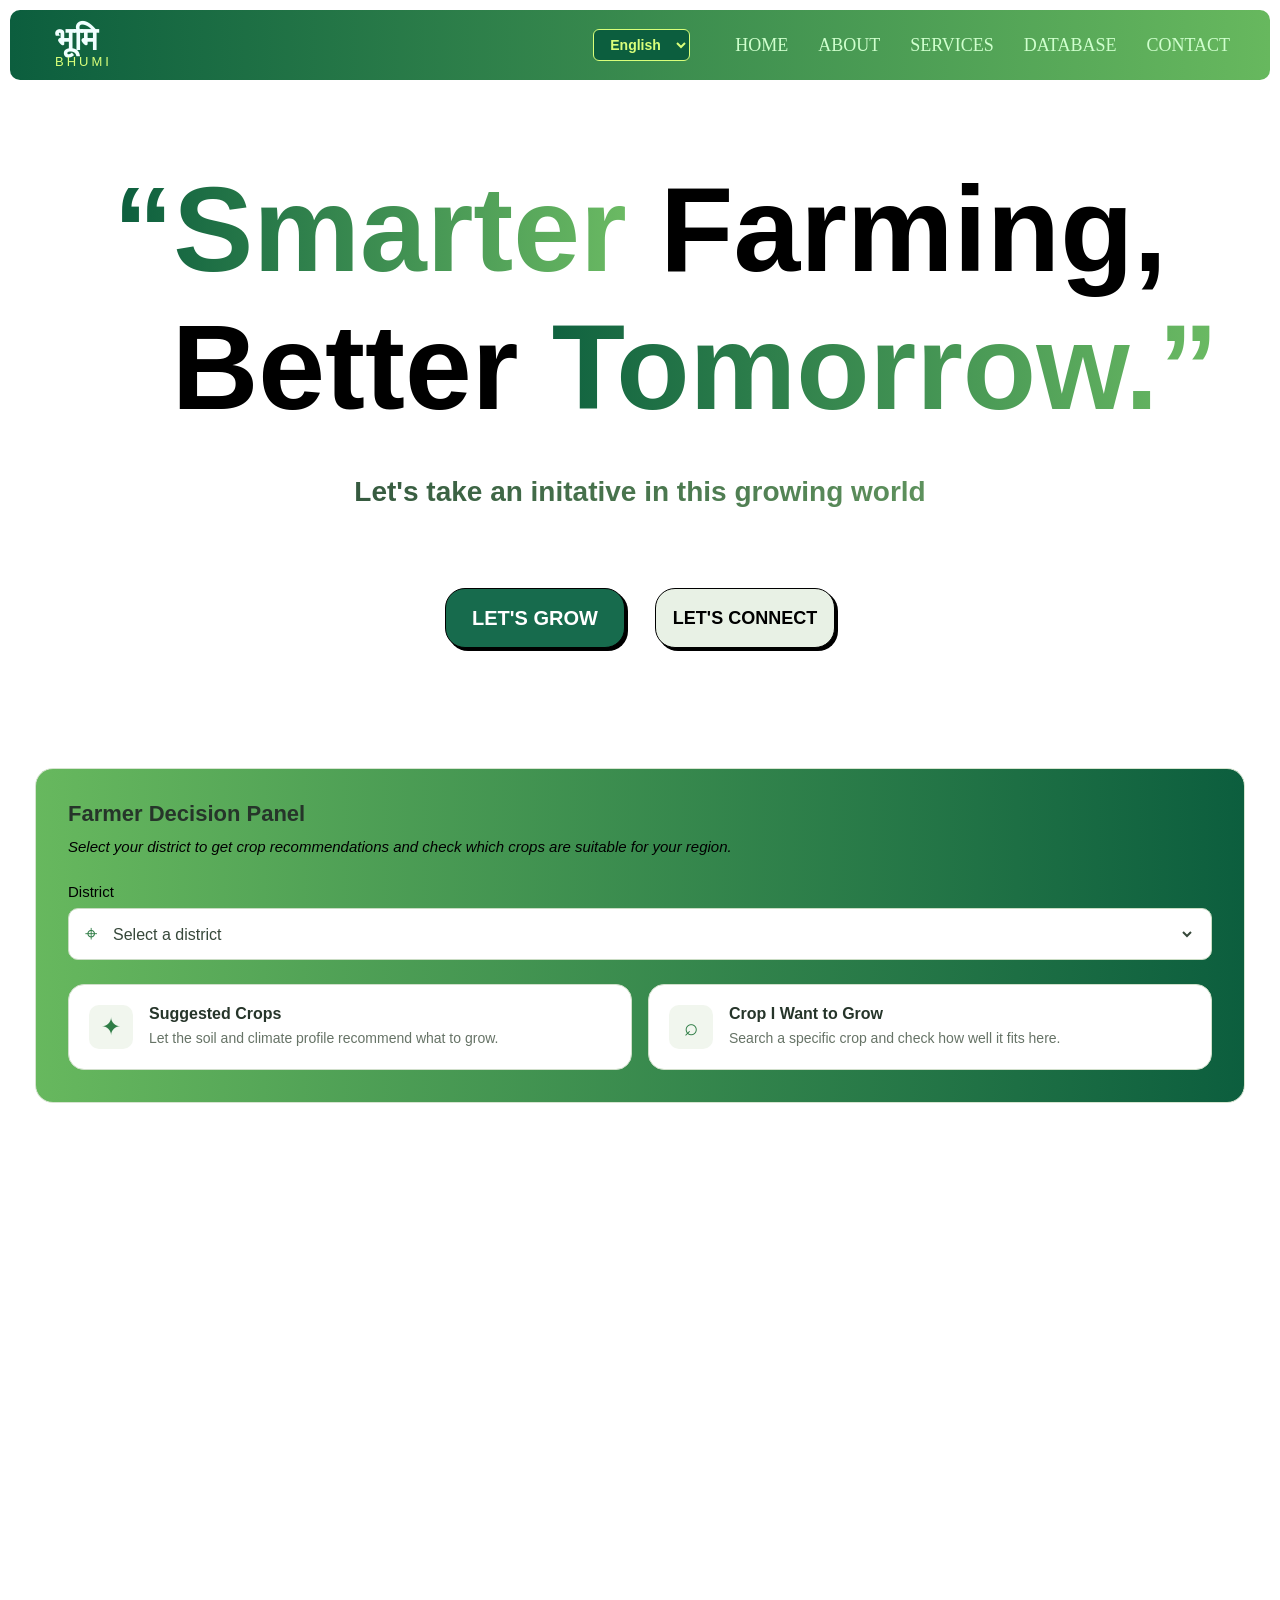
<file: index.html>
<!DOCTYPE html>
<html lang="en">

<head>
    <meta charset="UTF-8">
    <meta name="viewport" content="width=device-width, initial-scale=1.0">
    <title>BHUMI</title>
    <link rel="stylesheet" href="style.css">
</head>

<body>

    <header>
        <nav>
            <div class="navbar">
                <div class="logo notranslate" translate="no">
                    <span class="hindi">भूमि</span>
                    <span class="english">BHUMI</span>
                </div>
                <div class="nav-links" style="align-items: center;">
                    <select class="custom-lang-selector" onchange="changeLanguage(this.value)">
                        <option value="en">English</option>
                        <option value="mr">Marathi</option>
                    </select>
                    <div id="google_translate_element" style="width:0;height:0;overflow:hidden;position:absolute;"></div>
                    <a href="index.html" class="nav-link">HOME</a>
                    <a href="Pages/about.html" class="nav-link">ABOUT</a>
                    <a href="Pages/services.html" class="nav-link">SERVICES</a>
                    <a href="Pages/database.html" class="nav-link">DATABASE</a>
                    <a href="Pages/contact.html" class="nav-link">CONTACT</a>
                </div>
            </div>
        </nav>
    </header>

    <main>

        <div class="hero">

            <div class="hero-left">
                <h1><span class="taggy">“Smarter</span> Farming,<br><span class="bruhh">Better<span class="taggy">
                            Tomorrow.”</span></span></h1>

                <p>Let's take an initative in this growing world</p>

                <div class="homebtns">
                    <button id="letsgrow" class="btns">LET'S GROW</button>
                    <button id="connect" class="btns" onclick="window.location.href='Pages/contact.html'">LET'S
                        CONNECT</button>
                </div>

            </div>


        </div>

        <div class="farmer-decision">

            <div class="decision-header">
                <h2>Farmer Decision Panel</h2>
                <p>
                    Select your district to get crop recommendations and check
                    which crops are suitable for your region.
                </p>
            </div>

            <div class="district-section">

                <label for="district">District</label>

                <div class="district-input">
                    <span class="location-icon">⌖</span>

                    <select id="district">
                        <option value="" disabled selected>Select a district</option>
                        <option value="sangli">Sangli</option>
                        <option value="satara">Satara</option>
                        <option value="nashik">Nashik</option>
                    </select>
                </div>

            </div>

            <div class="decision-options">

                <div class="decision-card" id="card-suggested" role="button" tabindex="0">

                    <div class="option-icon">✦</div>

                    <div class="option-content">
                        <h3>Suggested Crops</h3>
                        <p>
                            Let the soil and climate profile recommend what to grow.
                        </p>
                    </div>

                </div>


                <div class="decision-card" id="card-crop-search" role="button" tabindex="0">

                    <div class="option-icon">⌕</div>

                    <div class="option-content">
                        <h3>Crop I Want to Grow</h3>
                        <p>
                            Search a specific crop and check how well it fits here.
                        </p>
                    </div>

                </div>

            </div>

            <!-- Interactive Section Opened by Decision Cards -->
            <div id="decision-result-panel" class="decision-result-panel" style="display: none;">
                <div class="panel-header">
                    <h3 id="panel-title">Regional Insights</h3>
                    <button id="close-panel-btn" class="close-btn" title="Close section">&times;</button>
                </div>
                <div id="panel-body"></div>
            </div>

        </div>
    </main>

    <!-- Huge Card / Crop Dossier Modal -->
    <div id="crop-modal" class="dossier-modal-overlay" style="display: none;">
        <div class="huge-crop-card">
            <button id="modal-close-btn" class="huge-card-close" title="Close">&times;</button>
            
            <div class="huge-card-head">
                <div class="huge-head-tags">
                    <span class="huge-district-tag" id="modal-district">District</span>
                    <span class="huge-score-tag" id="modal-rating">Suitability</span>
                </div>
                <h2 id="modal-crop-name">Crop Name</h2>
                <div class="scientific" id="modal-scientific">Scientific Name</div>
            </div>

            <div class="huge-sections-grid">
                <div class="huge-info-block">
                    <h4>🌱 Cultivation Calendar</h4>
                    <p><strong>Growing Season:</strong> <span id="modal-season"></span></p>
                    <p><strong>Target Soil Type:</strong> <span id="modal-soil"></span></p>
                </div>

                <div class="huge-info-block">
                    <h4>⚖️ Fertilizer Formulation (NPK)</h4>
                    <div class="npk-badge-strip">
                        <span class="npk-val" id="modal-npk">NPK</span>
                        <span class="npk-unit">kg/ha dose</span>
                    </div>
                    <p><strong>Organic Manure:</strong> <span id="modal-manure"></span></p>
                    <p><strong>Secondary & Micronutrients:</strong> <span id="modal-micronutrients"></span></p>
                </div>
            </div>

            <div class="huge-full-block">
                <h4>📋 Application Schedule & Agronomic Rationale</h4>
                <p id="modal-schedule"></p>
            </div>

            <div class="huge-card-footer">
                <button id="modal-done-btn" class="huge-close-btn">Close Information</button>
            </div>
        </div>
    </div>

    <script src="script.js"></script>
    <script type="text/javascript">
        function googleTranslateElementInit() {
            new google.translate.TranslateElement({
                pageLanguage: 'en',
                includedLanguages: 'en,mr'
            }, 'google_translate_element');
        }
    </script>
    <script type="text/javascript" src="//translate.google.com/translate_a/element.js?cb=googleTranslateElementInit"></script>
</body>

</html>
</file>
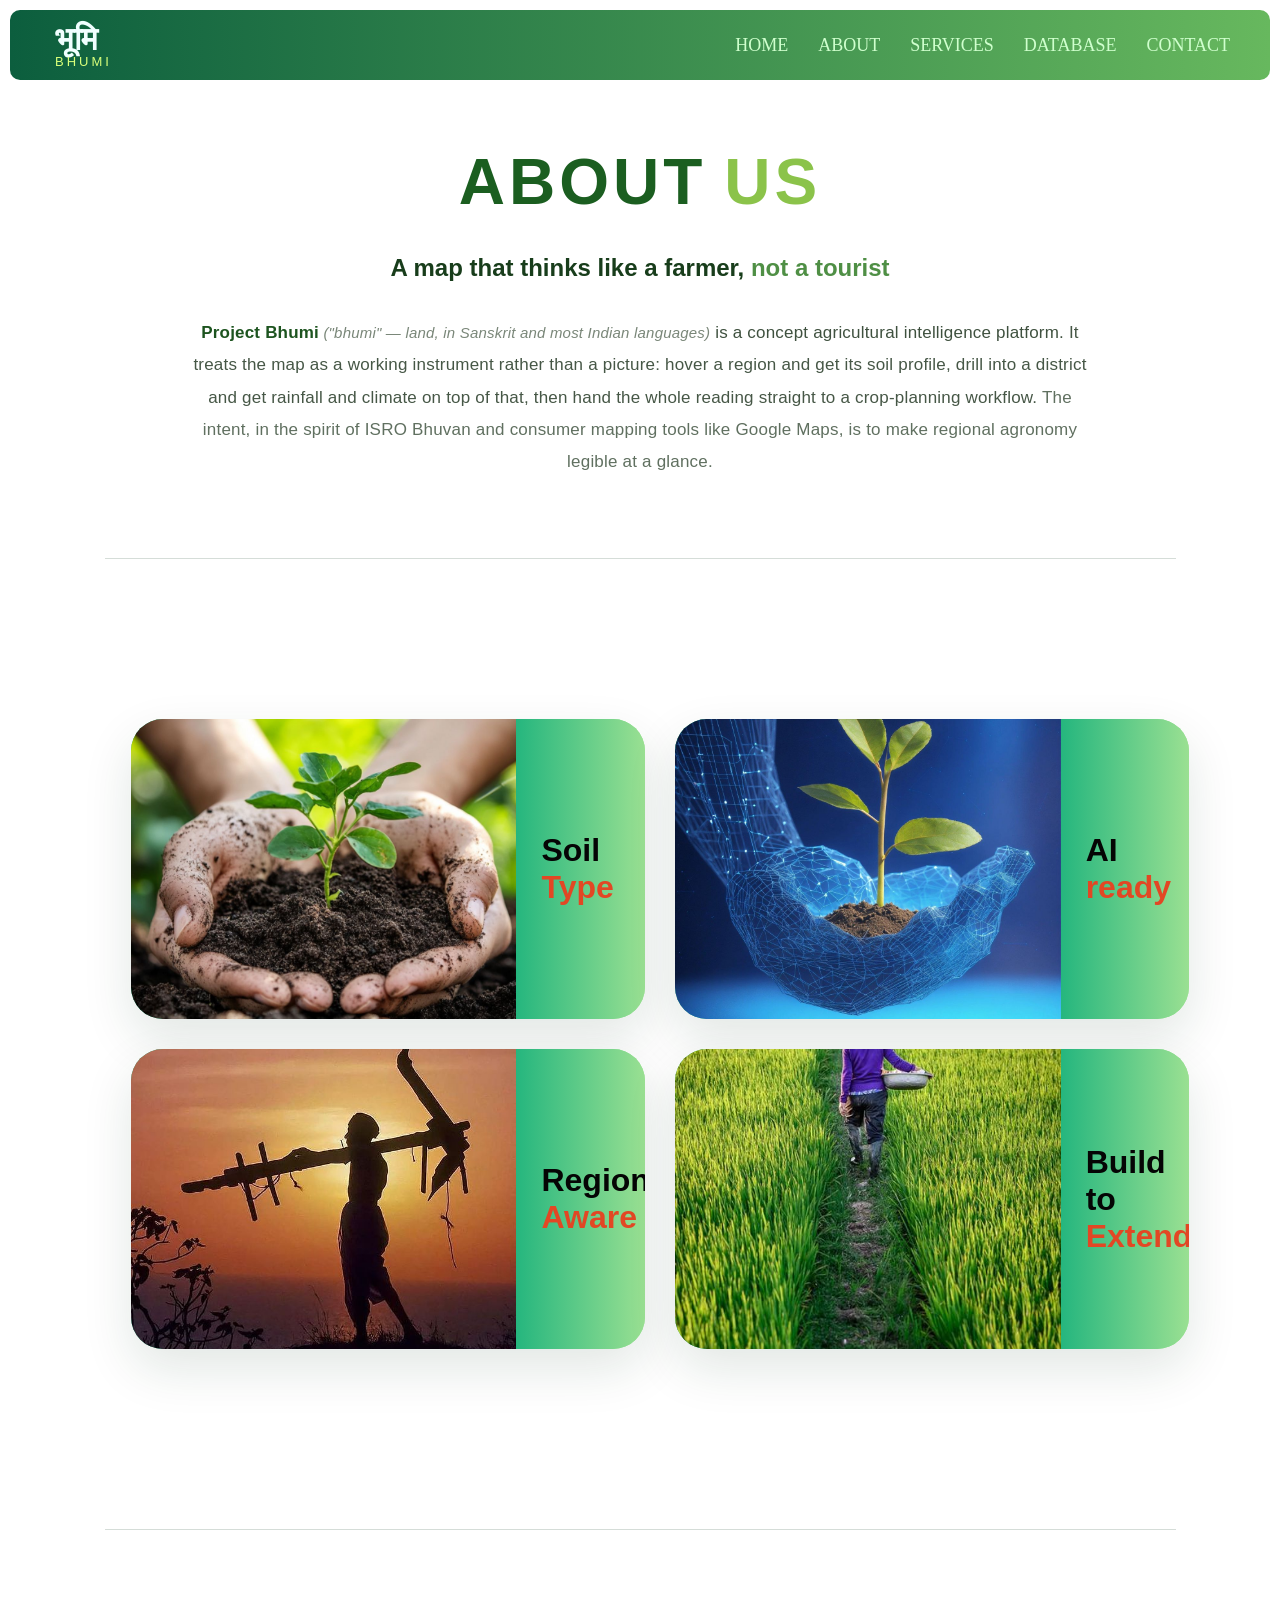
<file: about.html>
<!DOCTYPE html>
<html lang="en">
<head>
    <meta charset="UTF-8">
    <meta name="viewport" content="width=device-width, initial-scale=1.0">
    <title>ABOUT-BHUMI</title>
    <link rel="stylesheet" href="style.css">
    <link rel="stylesheet" href="about.css">
</head>
<body>
    <header>
        <nav>
            <div class="navbar">
                <div class="logo">
                    <span class="hindi">भूमि</span>
                    <span class="english">BHUMI</span>
                </div>
                <div class="nav-links">
                    <a href="index.html" class="nav-link">HOME</a>
                    <a href="about.html" class="nav-link">ABOUT</a>
                    <a href="services.html" class="nav-link">SERVICES</a>
                    <a href="cropdata.html" class="nav-link">DATABASE</a>
                    <a href="contact.html" class="nav-link">CONTACT</a>
                </div>
            </div>
        </nav>
    </header>
    <div class="title">
        <h1><span id="about">ABOUT</span><span id="bhumi">US</span></h1>
    </div>
    <div class="subtitle">
        <h2><span id="sub_about_1">A map that thinks like a farmer,</span><span id="sub_about_2"> not a tourist</span></h2>
    </div>
    <div class="body-msg">
        <span id="bdy-msg-1">Project Bhumi</span><span id="bdy-msg-2"> ("bhumi" — land, in Sanskrit and most Indian languages)</span><span id="bdy-msg-3"> is a concept agricultural intelligence platform.</span><span id="bdy-msg-4"> It treats the map as a working instrument rather than a picture: hover a region and get its soil profile, drill into a district and get rainfall and climate on top of that, then hand the whole reading straight to a crop-planning workflow.</span><span id="bdy-msg-5"> The intent, in the spirit of ISRO Bhuvan and consumer mapping tools like Google Maps, is to make regional agronomy legible at a glance.</span>
    </div>
    <hr class="section-divider">
    <section class="about-section" id="about">
        <div class="about-container">
            <div class="about-grid">
                <div class="abt-card" id="abtCard">
                    <div class="abt-image">
                        <img src="assets/soil.png" alt="Soil-Type">
                    </div>
                    <div class="abt-title">
                        <h2>Soil <span>Type</span></h2>
                    </div>
                    <div class="abt-content">
                        <h2>Soil—<span>Type</span></h2>
                        <p>
                        <strong>
                            Every recommendation starts from the ground 
                        </strong> 
                            dominant soil type, texture, and 
                        <strong>    
                            how it holds water 
                        </strong>
                            rather than generic seasonal averages.
                        </p>
                    </div>
                </div>
                <div class="abt-card" id="abtCard">
                    <div class="abt-image">
                        <img src="assets/ai-image.png" alt="AI Ready">
                    </div>
                    <div class="abt-title">
                        <h2>AI <span>ready</span></h2>
                    </div>
                    <div class="abt-content">
                        <h2>AI—<span>ready</span></h2>
                        <p>
                        <strong>
                            The Crop Advisor and Suggested Crops workflows already
                            run on a scoring engine-
                        </strong>
                            the seam for a full LLM-driven assistant is in place.
                        </p>
                    </div>
                </div>
                <div class="abt-card" id="abtCard">
                    <div class="abt-image">
                        <img src="assets/region.png" alt="AI Ready">
                    </div>
                    <div class="abt-title">
                        <h2>Region<span> Aware</span></h2>
                    </div>
                    <div class="abt-content">
                        <h2>Region—<span>Aware</span></h2>
                        <p>
                        <strong>
                            State and district Options let a farmer choose from dropdown, 
                        </strong>
                            Suitable crops of specific regions will be displayed. 
                        </p>
                    </div>
                </div>
                <div class="abt-card" id="abtCard">
                    <div class="abt-image">
                        <img src="assets/extend.png" alt="AI Ready">
                    </div>
                    <div class="abt-title">
                        <h2>Build to <span>Extend</span></h2>
                    </div>
                    <div class="abt-content">
                        <h2>BUILD TO<span> EXTEND</span></h2>
                        <p>
                        <strong>
                            The data layer is modular by design, so weather feeds, satellite imagery, 
                        </strong>
                        and live soil sensors can slot in without reworking the interface.
                        </p>
                    </div>
                </div>
            </div>
        </div>
    </section>
<hr class="section-divider">
    <script src="script.js"></script>
</body>
</html>
</file>
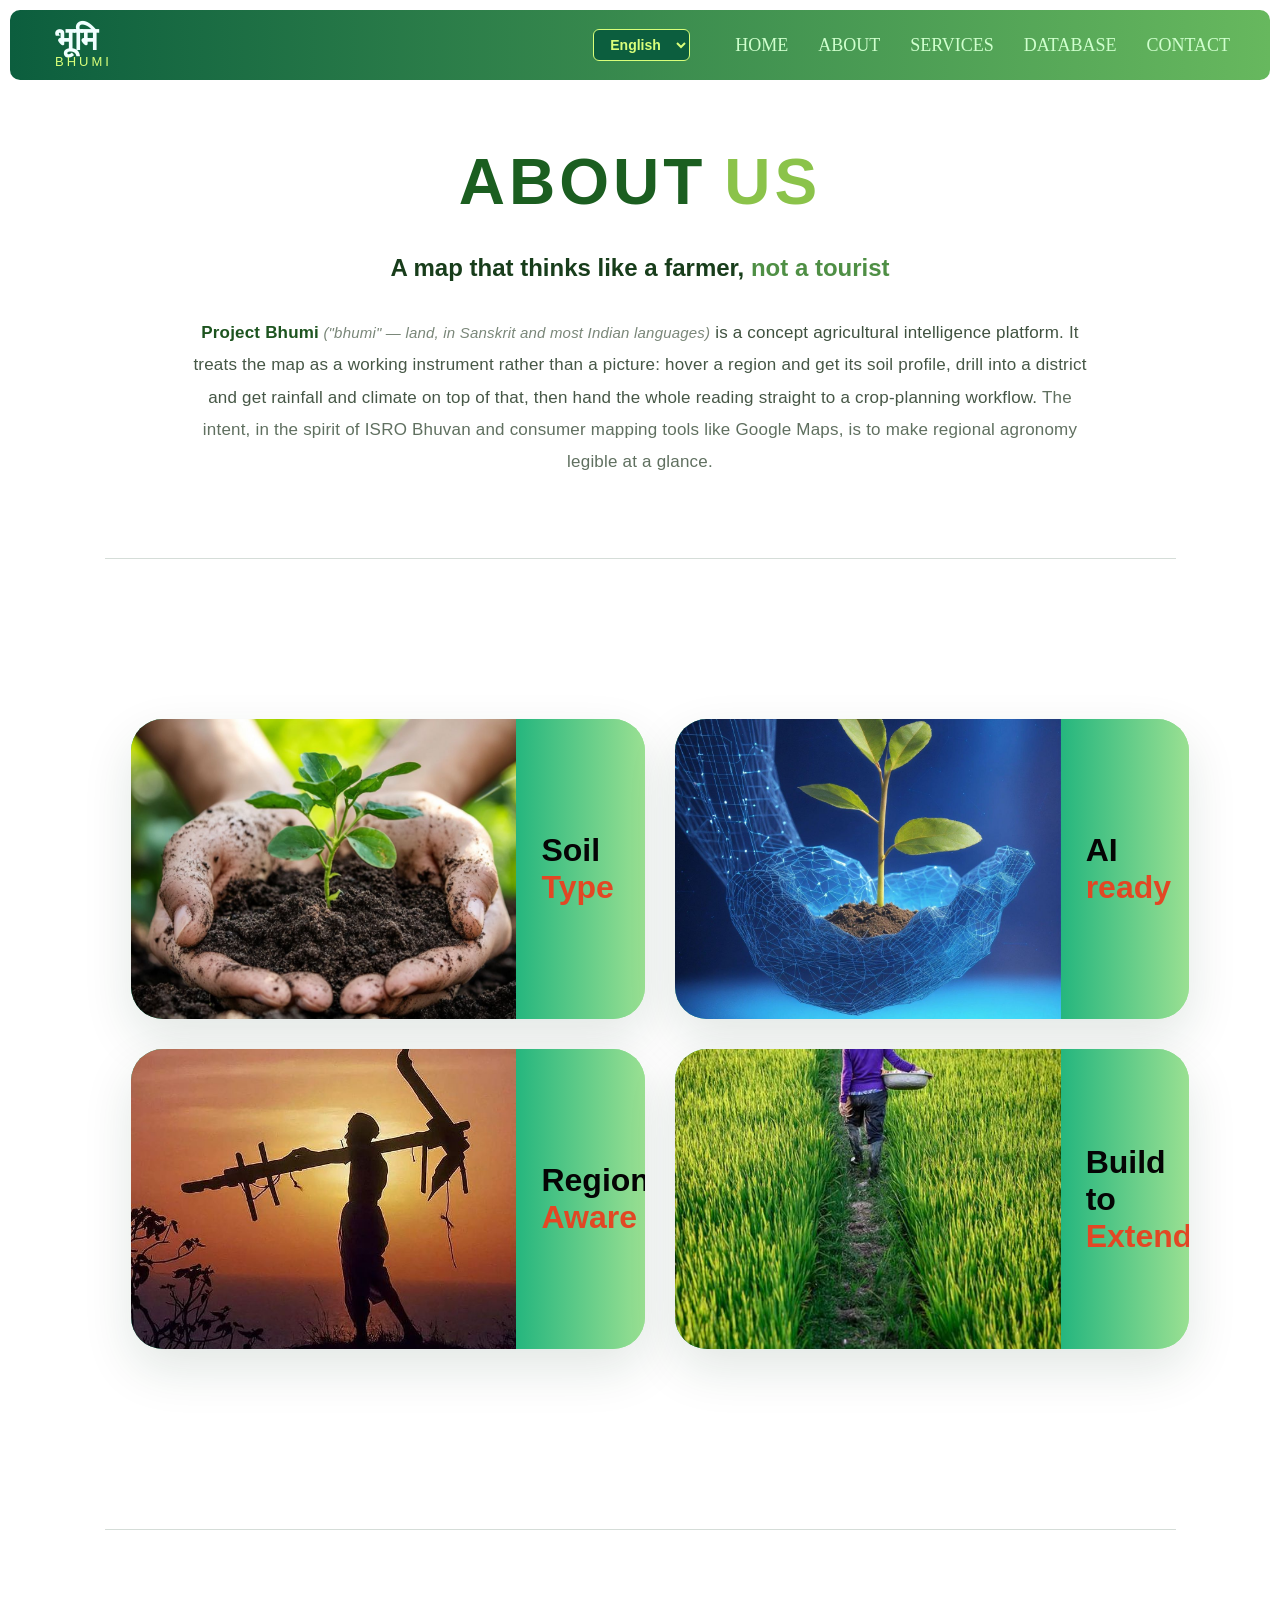
<file: Pages/about.html>
<!DOCTYPE html>
<html lang="en">

<head>
    <meta charset="UTF-8">
    <meta name="viewport" content="width=device-width, initial-scale=1.0">
    <title>ABOUT-BHUMI</title>
    <link rel="stylesheet" href="../style.css">
    <link rel="stylesheet" href="about.css">
</head>

<body>
    <header>
        <nav>
            <div class="navbar">
                <div class="logo notranslate" translate="no">
                    <span class="hindi">भूमि</span>
                    <span class="english">BHUMI</span>
                </div>
                <div class="nav-links" style="align-items: center;">
                    <select class="custom-lang-selector" onchange="changeLanguage(this.value)">
                        <option value="en">English</option>
                        <option value="mr">Marathi</option>
                    </select>
                    <div id="google_translate_element" style="width:0;height:0;overflow:hidden;position:absolute;"></div>
                    <a href="../index.html" class="nav-link">HOME</a>
                    <a href="about.html" class="nav-link">ABOUT</a>
                    <a href="services.html" class="nav-link">SERVICES</a>
                    <a href="database.html" class="nav-link">DATABASE</a>
                    <a href="contact.html" class="nav-link">CONTACT</a>
                </div>
            </div>
        </nav>
    </header>
    <div class="title">
        <h1><span id="about">ABOUT</span><span id="bhumi">US</span></h1>
    </div>
    <div class="subtitle">
        <h2><span id="sub_about_1">A map that thinks like a farmer,</span><span id="sub_about_2"> not a tourist</span>
        </h2>
    </div>
    <div class="body-msg">
        <span id="bdy-msg-1">Project Bhumi</span><span id="bdy-msg-2"> ("bhumi" — land, in Sanskrit and most Indian
            languages)</span><span id="bdy-msg-3"> is a concept agricultural intelligence platform.</span><span
            id="bdy-msg-4"> It treats the map as a working instrument rather than a picture: hover a region and get its
            soil profile, drill into a district and get rainfall and climate on top of that, then hand the whole reading
            straight to a crop-planning workflow.</span><span id="bdy-msg-5"> The intent, in the spirit of ISRO Bhuvan
            and consumer mapping tools like Google Maps, is to make regional agronomy legible at a glance.</span>
    </div>
    <hr class="section-divider">
    <section class="about-section" id="about">
        <div class="about-container">
            <div class="about-grid">
                <div class="abt-card" id="abtCard">
                    <div class="abt-image">
                        <img src="../assets/soil.png" alt="Soil-Type">
                    </div>
                    <div class="abt-title">
                        <h2>Soil <span>Type</span></h2>
                    </div>
                    <div class="abt-content">
                        <h2>Soil—<span>Type</span></h2>
                        <p>
                            <strong>
                                Every recommendation starts from the ground
                            </strong>
                            dominant soil type, texture, and
                            <strong>
                                how it holds water
                            </strong>
                            rather than generic seasonal averages.
                        </p>
                    </div>
                </div>
                <div class="abt-card" id="abtCard">
                    <div class="abt-image">
                        <img src="../assets/ai-image.png" alt="AI Ready">
                    </div>
                    <div class="abt-title">
                        <h2>AI <span>ready</span></h2>
                    </div>
                    <div class="abt-content">
                        <h2>AI—<span>ready</span></h2>
                        <p>
                            <strong>
                                The Crop Advisor and Suggested Crops workflows already
                                run on a scoring engine-
                            </strong>
                            the seam for a full LLM-driven assistant is in place.
                        </p>
                    </div>
                </div>
                <div class="abt-card" id="abtCard">
                    <div class="abt-image">
                        <img src="../assets/region.png" alt="AI Ready">
                    </div>
                    <div class="abt-title">
                        <h2>Region<span> Aware</span></h2>
                    </div>
                    <div class="abt-content">
                        <h2>Region—<span>Aware</span></h2>
                        <p>
                            <strong>
                                State and district Options let a farmer choose from dropdown,
                            </strong>
                            Suitable crops of specific regions will be displayed.
                        </p>
                    </div>
                </div>
                <div class="abt-card" id="abtCard">
                    <div class="abt-image">
                        <img src="../assets/extend.png" alt="AI Ready">
                    </div>
                    <div class="abt-title">
                        <h2>Build to <span>Extend</span></h2>
                    </div>
                    <div class="abt-content">
                        <h2>BUILD TO<span> EXTEND</span></h2>
                        <p>
                            <strong>
                                The data layer is modular by design, so weather feeds, satellite imagery,
                            </strong>
                            and live soil sensors can slot in without reworking the interface.
                        </p>
                    </div>
                </div>
            </div>
        </div>
    </section>
    <hr class="section-divider">
    <script src="../script.js"></script>
    <script type="text/javascript">
        function googleTranslateElementInit() {
            new google.translate.TranslateElement({
                pageLanguage: 'en',
                includedLanguages: 'en,mr'
            }, 'google_translate_element');
        }
    </script>
    <script type="text/javascript" src="//translate.google.com/translate_a/element.js?cb=googleTranslateElementInit"></script>
</body>

</html>
</file>
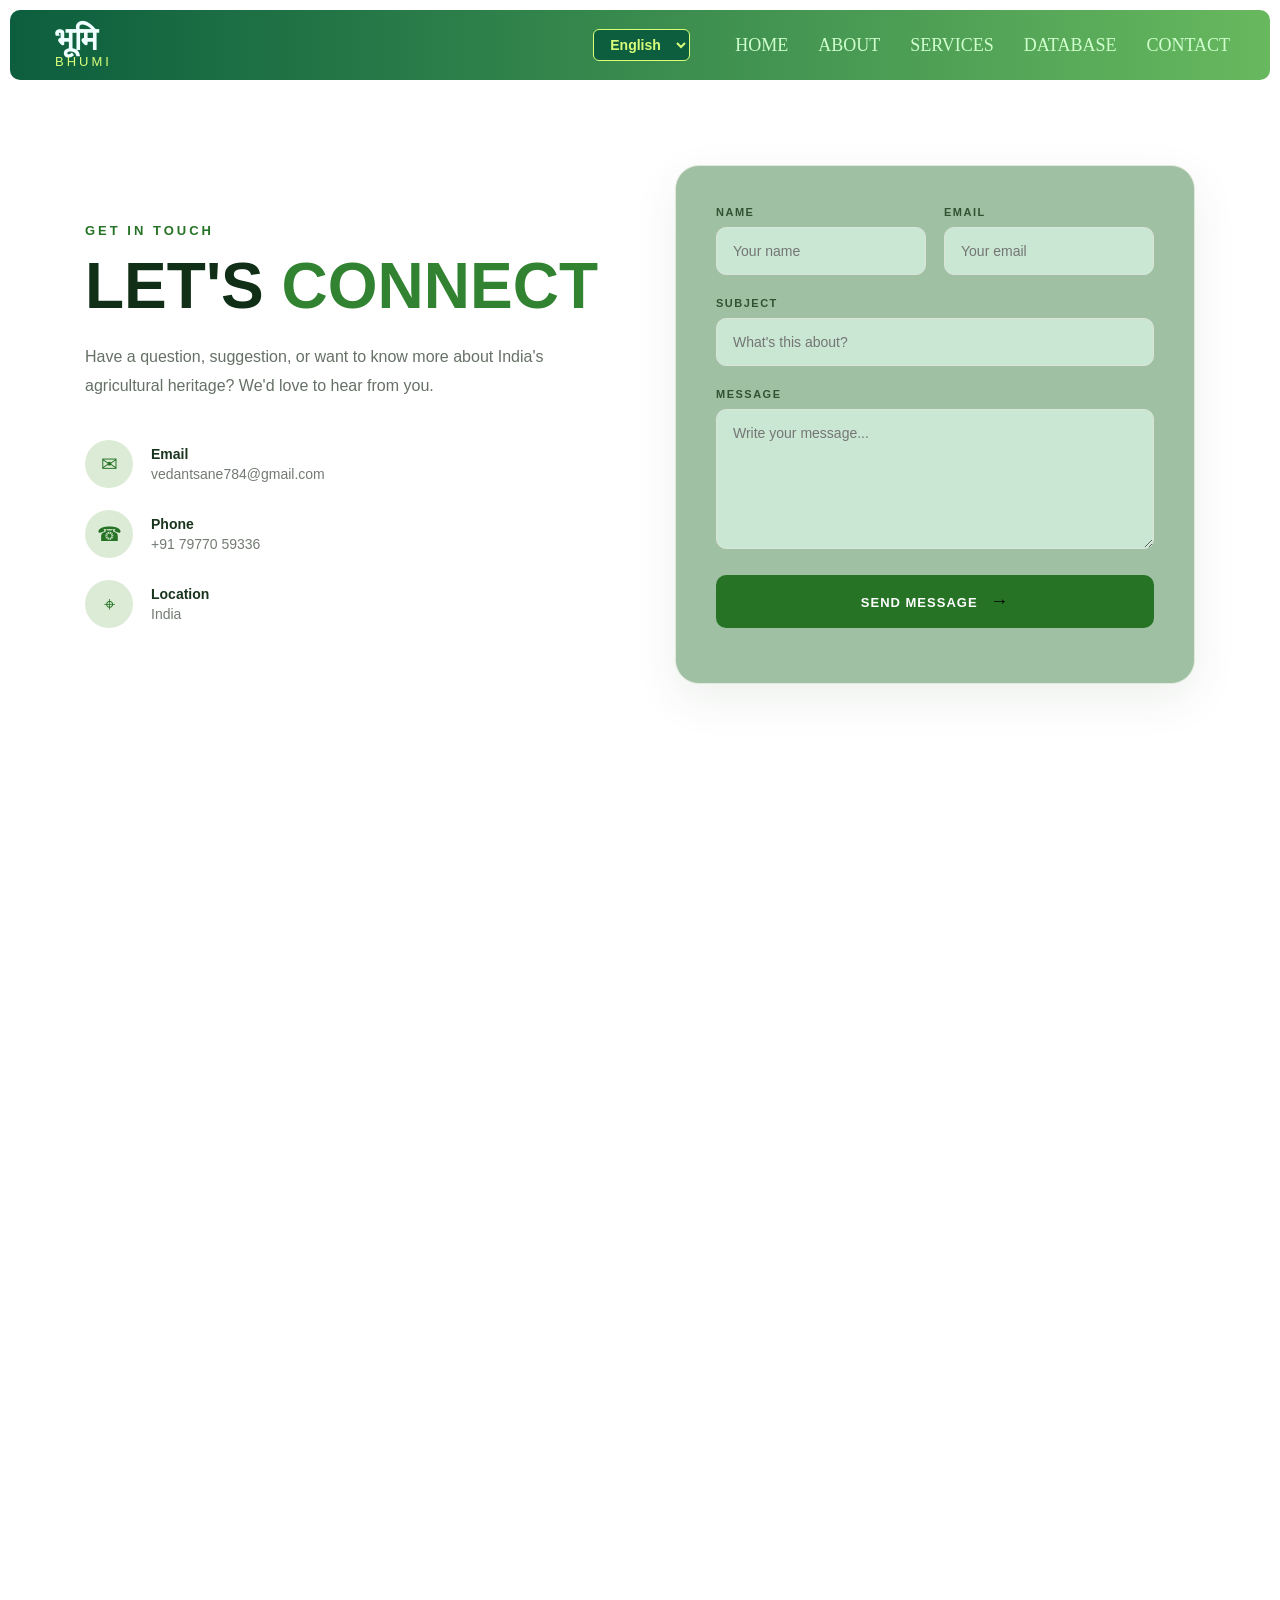
<file: Pages/contact.html>
<!DOCTYPE html>
<html lang="en">

<head>
    <meta charset="UTF-8">
    <meta name="viewport" content="width=device-width, initial-scale=1.0">
    <title>CONTACT</title>
    <link rel="stylesheet" href="../style.css">
    <link rel="stylesheet" href="contact.css">
</head>

<body>
    <header>
        <nav>
            <div class="navbar">
                <div class="logo notranslate" translate="no">
                    <span class="hindi">भूमि</span>
                    <span class="english">BHUMI</span>
                </div>
                <div class="nav-links" style="align-items: center;">
                    <select class="custom-lang-selector" onchange="changeLanguage(this.value)">
                        <option value="en">English</option>
                        <option value="mr">Marathi</option>
                    </select>
                    <div id="google_translate_element" style="width:0;height:0;overflow:hidden;position:absolute;"></div>
                    <a href="../index.html" class="nav-link">HOME</a>
                    <a href="about.html" class="nav-link">ABOUT</a>
                    <a href="services.html" class="nav-link">SERVICES</a>
                    <a href="database.html" class="nav-link">DATABASE</a>
                    <a href="contact.html" class="nav-link">CONTACT</a>
                </div>
            </div>
        </nav>
    </header>
    <section class="contact-section" id="contact">
        <div class="contact-container">

            <div class="contact-info">
                <span class="contact-tag">GET IN TOUCH</span>

                <h2>LET'S <span>CONNECT</span></h2>

                <p>
                    Have a question, suggestion, or want to know more about
                    India's agricultural heritage? We'd love to hear from you.
                </p>

                <div class="contact-details">

                    <div class="contact-item">
                        <div class="contact-icon">✉</div>
                        <div>
                            <h4>Email</h4>
                            <p>vedantsane784@gmail.com</p>
                        </div>
                    </div>

                    <div class="contact-item">
                        <div class="contact-icon">☎</div>
                        <div>
                            <h4>Phone</h4>
                            <p>+91 79770 59336</p>
                        </div>
                    </div>

                    <div class="contact-item">
                        <div class="contact-icon">⌖</div>
                        <div>
                            <h4>Location</h4>
                            <p>India</p>
                        </div>
                    </div>

                </div>
            </div>

            <div class="contact-form-box">

                <form id="contactForm">

                    <div class="form-row">
                        <div class="form-group">
                            <label for="name">NAME</label>
                            <input type="text" id="name" placeholder="Your name" required>
                        </div>

                        <div class="form-group">
                            <label for="email">EMAIL</label>
                            <input type="email" id="email" placeholder="Your email" required>
                        </div>
                    </div>

                    <div class="form-group">
                        <label for="subject">SUBJECT</label>
                        <input type="text" id="subject" placeholder="What's this about?" required>
                    </div>

                    <div class="form-group">
                        <label for="message">MESSAGE</label>
                        <textarea id="message" rows="6" placeholder="Write your message..." required></textarea>
                    </div>

                    <button type="submit" class="contact-btn">
                        SEND MESSAGE <span>→</span>
                    </button>

                    <p id="formMessage"></p>

                </form>

            </div>

        </div>
    </section>

    <script src="../script.js"></script>
    <script>
        document.getElementById("contactForm").addEventListener("submit", async function(e) {
            e.preventDefault();
            
            const name = document.getElementById("name").value;
            const email = document.getElementById("email").value;
            const subject = document.getElementById("subject").value;
            const message = document.getElementById("message").value;
            const msgEl = document.getElementById("formMessage");
            const btn = document.querySelector(".contact-btn");
            
            btn.innerHTML = "SENDING...";
            btn.disabled = true;
            
            try {
                // Since script.js is loaded, API_BASE_URL might be available.
                // However script.js wraps it in DOMContentLoaded and doesn't export it globally,
                // so we hardcode it here or define it globally in script.js. I'll hardcode it here.
                const url = "http://127.0.0.1:5000/api/contact";
                const response = await fetch(url, {
                    method: "POST",
                    headers: { "Content-Type": "application/json" },
                    body: JSON.stringify({ name, email, subject, message })
                });
                
                const data = await response.json();
                
                if (response.ok) {
                    msgEl.style.color = "green";
                    msgEl.textContent = data.message || "Message sent successfully!";
                    this.reset();
                } else {
                    msgEl.style.color = "red";
                    msgEl.textContent = data.error || "Failed to send message.";
                }
            } catch (err) {
                msgEl.style.color = "red";
                msgEl.textContent = "Error connecting to the server.";
            } finally {
                btn.innerHTML = "SEND MESSAGE <span>→</span>";
                btn.disabled = false;
            }
        });
    </script>
    <script type="text/javascript">
        function googleTranslateElementInit() {
            new google.translate.TranslateElement({
                pageLanguage: 'en',
                includedLanguages: 'en,mr'
            }, 'google_translate_element');
        }
    </script>
    <script type="text/javascript" src="//translate.google.com/translate_a/element.js?cb=googleTranslateElementInit"></script>
</body>

</html>
</file>
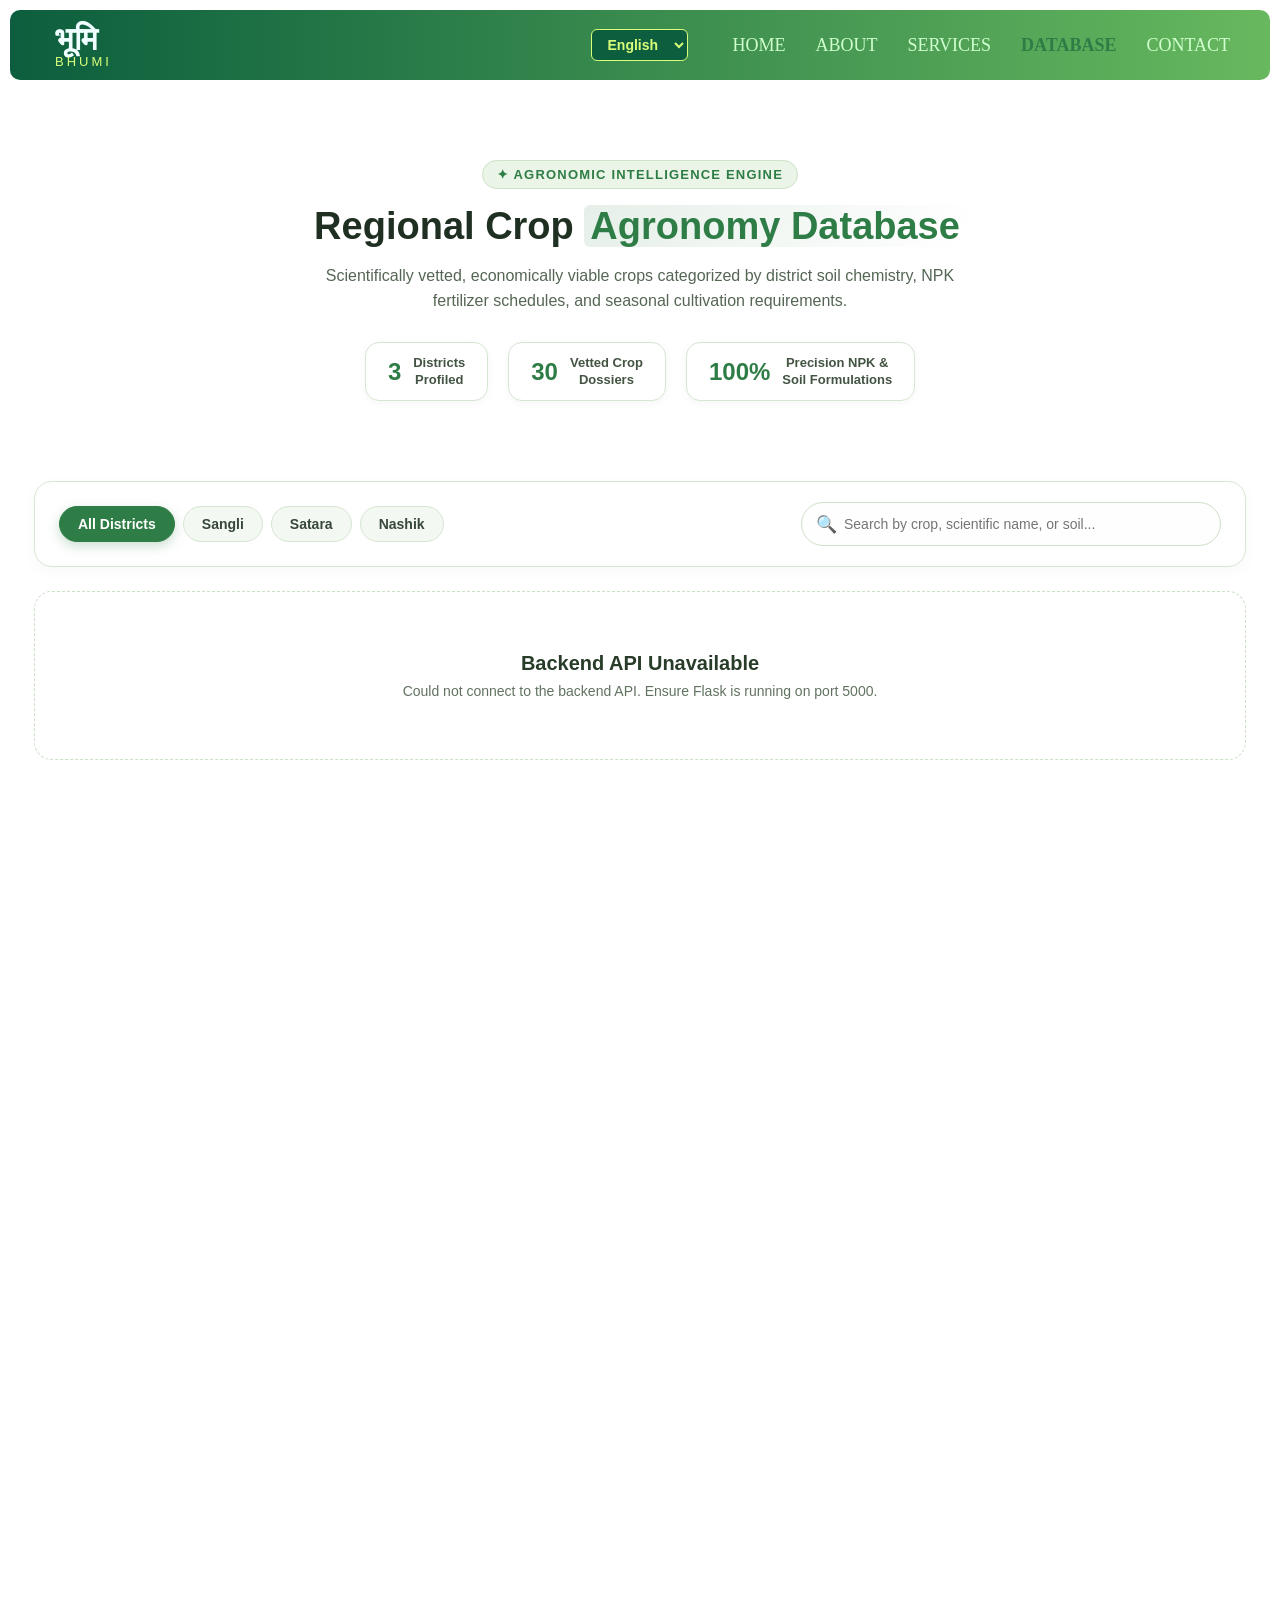
<file: Pages/database.html>
<!DOCTYPE html>
<html lang="en">

<head>
    <meta charset="UTF-8">
    <meta name="viewport" content="width=device-width, initial-scale=1.0">
    <title>DATABASE - BHUMI Agronomic Intelligence</title>
    <link rel="stylesheet" href="../style.css">
    <link rel="stylesheet" href="database.css">
</head>

<body>
    <!-- Navigation Header -->
    <header>
        <nav>
            <div class="navbar">
                <div class="logo notranslate" translate="no">
                    <span class="hindi">भूमि</span>
                    <span class="english">BHUMI</span>
                </div>
                <div class="nav-links" style="align-items: center;">
                    <select class="custom-lang-selector" onchange="changeLanguage(this.value)">
                        <option value="en">English</option>
                        <option value="mr">Marathi</option>
                    </select>
                    <div id="google_translate_element" style="width:0;height:0;overflow:hidden;position:absolute;"></div>
                    <a href="../index.html" class="nav-link">HOME</a>
                    <a href="about.html" class="nav-link">ABOUT</a>
                    <a href="services.html" class="nav-link">SERVICES</a>
                    <a href="database.html" class="nav-link active"
                        style="color: #2F7D46; font-weight: 700;">DATABASE</a>
                    <a href="contact.html" class="nav-link">CONTACT</a>
                </div>
            </div>
        </nav>
    </header>

    <main class="db-main">
        <!-- Hero Section -->
        <section class="db-hero">
            <span class="db-tag">✦ AGRONOMIC INTELLIGENCE ENGINE</span>
            <h1>Regional Crop <span class="highlight">Agronomy Database</span></h1>
            <p>
                Scientifically vetted, economically viable crops categorized by district soil chemistry,
                NPK fertilizer schedules, and seasonal cultivation requirements.
            </p>

            <!-- Metrics -->
            <div class="db-stats-strip">
                <div class="stat-pill">
                    <span class="num" id="stat-districts">3</span>
                    <span class="lbl">Districts<br>Profiled</span>
                </div>
                <div class="stat-pill">
                    <span class="num" id="stat-crops">30</span>
                    <span class="lbl">Vetted Crop<br>Dossiers</span>
                </div>
                <div class="stat-pill">
                    <span class="num">100%</span>
                    <span class="lbl">Precision NPK &<br>Soil Formulations</span>
                </div>
            </div>
        </section>

        <!-- Controls: District Tabs & Live Search -->
        <section class="db-controls">
            <div class="controls-top">
                <div class="district-tabs" id="district-tabs">
                    <button class="tab-btn active" data-district="all">All Districts</button>
                    <button class="tab-btn" data-district="sangli">Sangli</button>
                    <button class="tab-btn" data-district="satara">Satara</button>
                    <button class="tab-btn" data-district="nashik">Nashik</button>
                </div>

                <div class="search-wrapper">
                    <span class="search-icon">🔍</span>
                    <input type="text" id="db-search-input" placeholder="Search by crop, scientific name, or soil...">
                </div>
            </div>

            <!-- District Soil Context Banner -->
            <div class="district-spotlight" id="district-spotlight" style="display: none;">
                <div class="spotlight-box">
                    <div class="spotlight-title">
                        <span class="badge-tag">District Profile</span>
                        <h3 id="spotlight-district-name">Sangli</h3>
                    </div>
                    <div class="spotlight-body">
                        <p><strong>Predominant Soils:</strong> <span id="spotlight-soils"></span></p>
                        <p><strong>Chemical Profile:</strong> <span id="spotlight-chemistry"></span></p>
                    </div>
                </div>
            </div>
        </section>

        <!-- Crop Cards Grid -->
        <section class="crops-grid-container">
            <div class="crops-grid" id="crops-grid">
                <!-- Dynamically populated via JavaScript -->
            </div>
        </section>
    </main>

    <!-- Huge Card / Crop Dossier Modal -->
    <div id="dossier-modal" class="dossier-modal-overlay" style="display: none;">
        <div class="huge-crop-card">
            <button id="modal-close-btn" class="huge-card-close" title="Close Dossier">&times;</button>

            <div class="huge-card-head">
                <div class="huge-head-tags">
                    <span class="huge-district-tag" id="modal-district">Sangli</span>
                    <span class="huge-score-tag" id="modal-rating">★ 9.6 / 10</span>
                </div>
                <h2 id="modal-crop-name">Turmeric</h2>
                <div class="scientific" id="modal-scientific">Curcuma longa</div>
            </div>

            <div class="huge-sections-grid">
                <div class="huge-info-block">
                    <h4>🌱 Cultivation Calendar</h4>
                    <p><strong>Growing Season:</strong> <span id="modal-season"></span></p>
                    <p><strong>Target Soil Type:</strong> <span id="modal-soil"></span></p>
                </div>

                <div class="huge-info-block">
                    <h4>⚖️ Fertilizer Formulation (NPK)</h4>
                    <div class="npk-badge-strip">
                        <span class="npk-val" id="modal-npk">200:100:100</span>
                        <span class="npk-unit">kg/ha dose</span>
                    </div>
                    <p><strong>Organic Manure:</strong> <span id="modal-manure"></span></p>
                    <p><strong>Secondary & Micronutrients:</strong> <span id="modal-micronutrients"></span></p>
                </div>
            </div>

            <div class="huge-full-block">
                <h4>📋 Application Schedule & Agronomic Rationale</h4>
                <p id="modal-schedule"></p>
            </div>

            <div class="huge-card-footer">
                <button id="modal-done-btn" class="huge-close-btn">Close Dossier</button>
            </div>
        </div>
    </div>

    <!-- Interactive Data Loading Script -->
    <script>
        const API_BASE_URL = "http://127.0.0.1:5000";
        let allCrops = [];
        let districtProfiles = {};
        let activeDistrict = "all";
        let searchTimeout = null;

        async function initDatabase() {
            try {
                // Initialize districtProfiles first (for tabs)
                const response = await fetch(`${API_BASE_URL}/api/crops`);
                if (!response.ok) throw new Error("Could not connect to API");
                const data = await response.json();

                const districts = data.districts || [];
                districts.forEach(d => {
                    const dKey = d.district_name.toLowerCase();
                    districtProfiles[dKey] = {
                        name: d.district_name,
                        soils: d.predominant_soil_types.join(" • "),
                        chemistry: d.soil_chemical_profile
                    };
                });
                document.getElementById("stat-districts").textContent = districts.length;
                
                await fetchAndRenderCrops();
            } catch (err) {
                console.error("Database loading error:", err);
                document.getElementById("crops-grid").innerHTML = `
                    <div class="no-crops-found">
                        <h3>Backend API Unavailable</h3>
                        <p>Could not connect to the backend API. Ensure Flask is running on port 5000.</p>
                    </div>
                `;
            }
        }

        async function fetchAndRenderCrops() {
            try {
                const searchVal = (document.getElementById("db-search-input").value || "").trim();
                let url = `${API_BASE_URL}/api/crops?`;
                if (searchVal) url += `search=${encodeURIComponent(searchVal)}&`;
                if (activeDistrict !== "all") url += `region=${encodeURIComponent(activeDistrict)}`;

                const response = await fetch(url);
                if (!response.ok) throw new Error("Could not fetch crops");
                const data = await response.json();
                allCrops = data.crops || [];
                
                // Get basic stats to update crops stat
                try {
                    const statsResponse = await fetch(`${API_BASE_URL}/api/stats`);
                    if (statsResponse.ok) {
                        const stats = await statsResponse.json();
                        document.getElementById("stat-crops").textContent = stats.total_crops;
                    }
                } catch (e) {
                    console.error("Stats fetch failed", e);
                }

                renderCropsHTML();
            } catch (err) {
                console.error("Error fetching crops:", err);
            }
        }

        function renderCropsHTML() {
            const grid = document.getElementById("crops-grid");
            
            if (allCrops.length === 0) {
                grid.innerHTML = `
                    <div class="no-crops-found">
                        <h3>No Matching Crops Found</h3>
                        <p>Try searching for another crop name or select "All Districts".</p>
                    </div>
                `;
                return;
            }

            grid.innerHTML = allCrops.map((crop, index) => {
                crop.districtKey = crop.districtName.toLowerCase(); 
                return `
                <div class="db-crop-card" onclick="openHugeCard(${index})" role="button" tabindex="0">
                    <div>
                        <div class="card-top-meta">
                            <span class="card-district-pill">${crop.districtName}</span>
                            <span class="card-rating-badge">★ ${crop.suitability_rating}</span>
                        </div>
                        <div class="crop-card-header">
                            <h2>${crop.crop_name}</h2>
                            <div class="crop-card-scientific"><em>${crop.scientific_name}</em></div>
                        </div>
                        <div class="crop-card-snippets">
                            <div class="snippet-item"><strong>Season:</strong> ${crop.growing_season}</div>
                            <div class="snippet-item"><strong>Target Soil:</strong> ${crop.target_soil_type}</div>
                        </div>
                    </div>
                    <div class="card-action-cue">
                        <span>View Full Dossier</span>
                        <span class="arrow">→</span>
                    </div>
                </div>
            `}).join("");
        }

        function openHugeCard(cropIndex) {
            const crop = allCrops[cropIndex];
            if (!crop) return;

            document.getElementById("modal-district").textContent = crop.districtName;
            document.getElementById("modal-rating").textContent = `★ ${crop.suitability_rating}`;
            document.getElementById("modal-crop-name").textContent = crop.crop_name;
            document.getElementById("modal-scientific").textContent = crop.scientific_name;
            document.getElementById("modal-season").textContent = crop.growing_season;
            document.getElementById("modal-soil").textContent = crop.target_soil_type;

            const fert = crop.fertilizer_requirements || {};
            document.getElementById("modal-npk").textContent = fert.recommended_npk_kg_per_ha || "Standard NPK";
            document.getElementById("modal-manure").textContent = fert.organic_manure || "Organic manure as recommended";
            document.getElementById("modal-micronutrients").textContent = fert.secondary_and_micronutrients || "Standard micronutrients";
            document.getElementById("modal-schedule").textContent = fert.application_schedule_and_rationale || "Balanced phased application.";

            const modal = document.getElementById("dossier-modal");
            modal.style.display = "flex";
            document.body.style.overflow = "hidden"; // Prevent background scrolling
        }

        function closeHugeCard() {
            const modal = document.getElementById("dossier-modal");
            modal.style.display = "none";
            document.body.style.overflow = "auto";
        }

        // Event Listeners
        document.getElementById("modal-close-btn").addEventListener("click", closeHugeCard);
        document.getElementById("modal-done-btn").addEventListener("click", closeHugeCard);

        document.getElementById("dossier-modal").addEventListener("click", (e) => {
            if (e.target.id === "dossier-modal") {
                closeHugeCard();
            }
        });

        window.addEventListener("keydown", (e) => {
            if (e.key === "Escape") {
                closeHugeCard();
            }
        });

        // Search Input
        document.getElementById("db-search-input").addEventListener("input", () => {
            clearTimeout(searchTimeout);
            searchTimeout = setTimeout(() => {
                fetchAndRenderCrops();
            }, 300);
        });

        // District Tabs
        const tabs = document.querySelectorAll(".tab-btn");
        tabs.forEach(tab => {
            tab.addEventListener("click", () => {
                tabs.forEach(t => t.classList.remove("active"));
                tab.classList.add("active");
                activeDistrict = tab.dataset.district;

                const spotlight = document.getElementById("district-spotlight");
                if (activeDistrict !== "all" && districtProfiles[activeDistrict]) {
                    const profile = districtProfiles[activeDistrict];
                    document.getElementById("spotlight-district-name").textContent = profile.name;
                    document.getElementById("spotlight-soils").textContent = profile.soils;
                    document.getElementById("spotlight-chemistry").textContent = profile.chemistry;
                    spotlight.style.display = "block";
                } else {
                    spotlight.style.display = "none";
                }

                fetchAndRenderCrops();
            });
        });

        // Initialize on load
        window.addEventListener("DOMContentLoaded", initDatabase);
    </script>
    <script type="text/javascript">
        function googleTranslateElementInit() {
            new google.translate.TranslateElement({
                pageLanguage: 'en',
                includedLanguages: 'en,mr'
            }, 'google_translate_element');
        }
    </script>
    <script type="text/javascript" src="//translate.google.com/translate_a/element.js?cb=googleTranslateElementInit"></script>
</body>

</html>
</file>
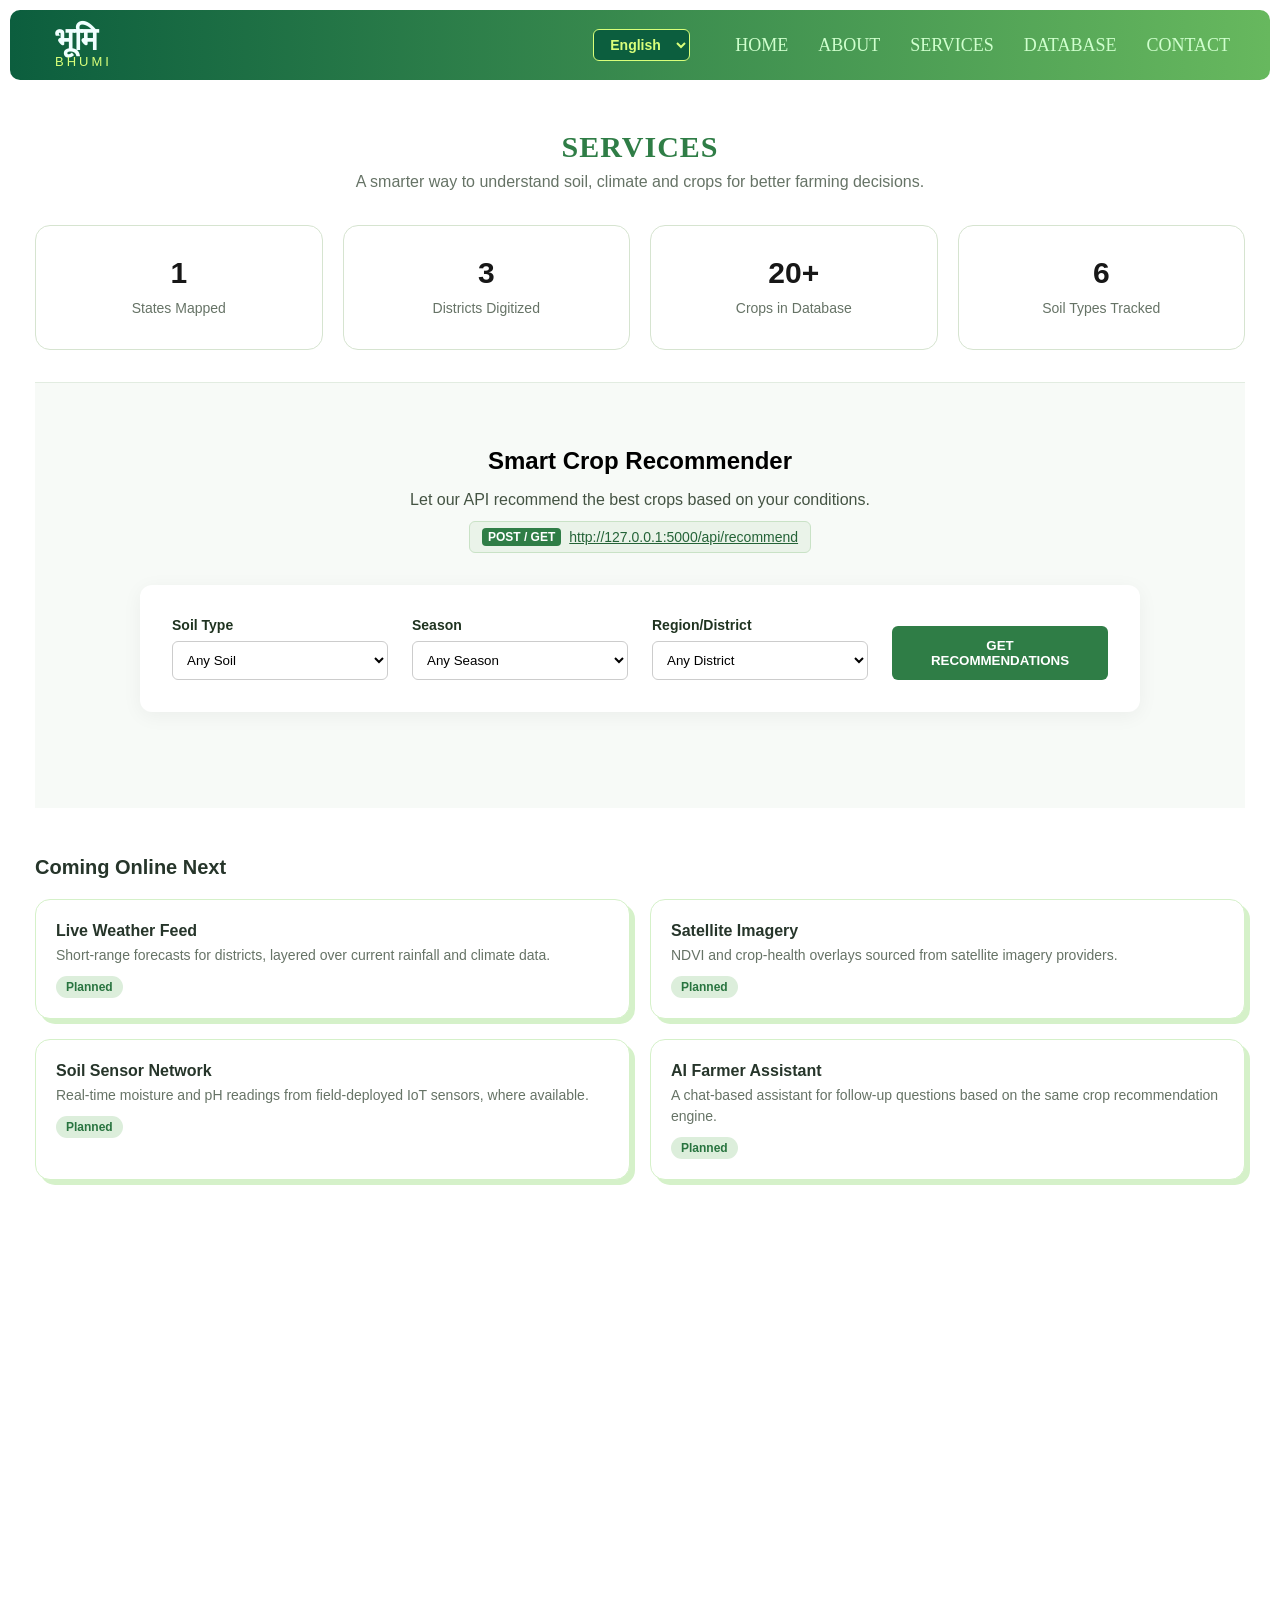
<file: Pages/services.html>
<!DOCTYPE html>
<html lang="en">

<head>
    <meta charset="UTF-8">
    <meta name="viewport" content="width=device-width, initial-scale=1.0">
    <title>SERVICES-BHUMI</title>
    <link rel="stylesheet" href="../style.css">
    <link rel="stylesheet" href="services.css">
</head>

<body>
    <header>
        <nav>
            <div class="navbar">
                <div class="logo notranslate" translate="no">
                    <span class="hindi">भूमि</span>
                    <span class="english">BHUMI</span>
                </div>
                <div class="nav-links" style="align-items: center;">
                    <select class="custom-lang-selector" onchange="changeLanguage(this.value)">
                        <option value="en">English</option>
                        <option value="mr">Marathi</option>
                    </select>
                    <div id="google_translate_element" style="width:0;height:0;overflow:hidden;position:absolute;">
                    </div>
                    <a href="../index.html" class="nav-link">HOME</a>
                    <a href="about.html" class="nav-link">ABOUT</a>
                    <a href="services.html" class="nav-link">SERVICES</a>
                    <a href="database.html" class="nav-link">DATABASE</a>
                    <a href="contact.html" class="nav-link">CONTACT</a>
                </div>
            </div>
        </nav>
    </header>

    <main class="services-page">

        <section class="services-hero">
            <span class="section-tag">SERVICES</span>
            <p>
                A smarter way to understand soil, climate and crops for better farming decisions.
            </p>
        </section>


        <section class="stats-grid">

            <div class="stat-card">
                <h2>1</h2>
                <p>States Mapped</p>
            </div>

            <div class="stat-card">
                <h2>3</h2>
                <p>Districts Digitized</p>
            </div>

            <div class="stat-card">
                <h2>20+</h2>
                <p>Crops in Database</p>
            </div>

            <div class="stat-card">
                <h2>6</h2>
                <p>Soil Types Tracked</p>
            </div>


        </section>


        <section class="recommender-section"
            style="padding: 4rem 2rem; background-color: #f7faf7; border-top: 1px solid #e2ece1; margin-top: 2rem;">
            <div style="max-width: 1000px; margin: 0 auto; display: flex; flex-direction: column; gap: 2rem;">
                <div style="text-align: center;">
                    <h2>Smart Crop Recommender</h2>
                    <p style="color: #445343; margin-top: 1rem; margin-bottom: 0.8rem;">Let our API recommend the best
                        crops based on your conditions.</p>
                    <div
                        style="display: inline-flex; align-items: center; gap: 8px; background-color: #eaf3e9; border: 1px solid #c9e2c6; color: #246337; padding: 6px 12px; border-radius: 6px; font-family: monospace; font-size: 14px;">
                        <span
                            style="background-color: #2F7D46; color: white; padding: 2px 6px; border-radius: 4px; font-weight: bold; font-size: 12px;">POST
                            / GET</span>
                        <a href="http://127.0.0.1:5000/api/recommend" target="_blank"
                            style="color: #246337; text-decoration: underline;">http://127.0.0.1:5000/api/recommend</a>
                    </div>
                </div>

                <form id="recommenderForm"
                    style="background: white; padding: 2rem; border-radius: 12px; box-shadow: 0 4px 20px rgba(0,0,0,0.05); display: grid; grid-template-columns: repeat(auto-fit, minmax(200px, 1fr)); gap: 1.5rem; align-items: end;">
                    <div style="display: flex; flex-direction: column; gap: 0.5rem;">
                        <label for="rec-soil" style="font-weight: 600; font-size: 14px; color: #1f3320;">Soil
                            Type</label>
                        <select id="rec-soil"
                            style="padding: 10px; border: 1px solid #ccc; border-radius: 6px; background-color: white;">
                            <option value="">Any Soil</option>
                            <option value="black">Black Soil</option>
                            <option value="loam">Loam / Alluvial</option>
                            <option value="red">Red / Laterite</option>
                            <option value="gravelly">Gravelly</option>
                            <option value="sandy">Sandy</option>
                            <option value="clay">Clay</option>
                        </select>
                    </div>
                    <div style="display: flex; flex-direction: column; gap: 0.5rem;">
                        <label for="rec-season"
                            style="font-weight: 600; font-size: 14px; color: #1f3320;">Season</label>
                        <select id="rec-season"
                            style="padding: 10px; border: 1px solid #ccc; border-radius: 6px; background-color: white;">
                            <option value="">Any Season</option>
                            <option value="kharif">Kharif</option>
                            <option value="rabi">Rabi</option>
                            <option value="summer">Summer</option>
                            <option value="perennial">Perennial</option>
                        </select>
                    </div>
                    <div style="display: flex; flex-direction: column; gap: 0.5rem;">
                        <label for="rec-region"
                            style="font-weight: 600; font-size: 14px; color: #1f3320;">Region/District</label>
                        <select id="rec-region"
                            style="padding: 10px; border: 1px solid #ccc; border-radius: 6px; background-color: white;">
                            <option value="">Any District</option>
                            <option value="nashik">Nashik</option>
                            <option value="sangli">Sangli</option>
                            <option value="satara">Satara</option>
                        </select>
                    </div>
                    <button type="submit"
                        style="padding: 12px 24px; background: #2F7D46; color: white; border: none; border-radius: 6px; font-weight: 700; cursor: pointer;">GET
                        RECOMMENDATIONS</button>
                </form>

                <div id="recommenderResults"
                    style="display: grid; grid-template-columns: repeat(auto-fill, minmax(280px, 1fr)); gap: 1.5rem;">
                    <!-- Results go here -->
                </div>
            </div>
        </section>

        <section class="coming-section">

            <h2>Coming Online Next</h2>

            <div class="service-grid">

                <div class="service-card">

                    <div class="service-content">
                        <h3>Live Weather Feed</h3>

                        <p>
                            Short-range forecasts for districts, layered over current
                            rainfall and climate data.
                        </p>

                        <span class="status">Planned</span>
                    </div>

                </div>


                <div class="service-card">

                    <div class="service-content">
                        <h3>Satellite Imagery</h3>

                        <p>
                            NDVI and crop-health overlays sourced from satellite
                            imagery providers.
                        </p>

                        <span class="status">Planned</span>
                    </div>

                </div>


                <div class="service-card">

                    <div class="service-content">
                        <h3>Soil Sensor Network</h3>

                        <p>
                            Real-time moisture and pH readings from field-deployed
                            IoT sensors, where available.
                        </p>

                        <span class="status">Planned</span>
                    </div>

                </div>


                <div class="service-card">

                    <div class="service-content">
                        <h3>AI Farmer Assistant</h3>

                        <p>
                            A chat-based assistant for follow-up questions based on
                            the same crop recommendation engine.
                        </p>

                        <span class="status">Planned</span>
                    </div>

                </div>

            </div>

        </section>

    </main>
    <script src="../script.js"></script>
    <script>
        document.getElementById("recommenderForm").addEventListener("submit", async function (e) {
            e.preventDefault();
            const soil = document.getElementById("rec-soil").value;
            const season = document.getElementById("rec-season").value;
            const region = document.getElementById("rec-region").value;
            const resultsDiv = document.getElementById("recommenderResults");
            const btn = e.target.querySelector("button");

            btn.innerHTML = "LOADING...";
            resultsDiv.innerHTML = "";

            try {
                const response = await fetch("http://127.0.0.1:5000/api/recommend", {
                    method: "POST",
                    headers: { "Content-Type": "application/json" },
                    body: JSON.stringify({ soil, season, region })
                });
                const data = await response.json();

                if (data.length === 0) {
                    resultsDiv.innerHTML = "<p>No exact matches found. Try relaxing your criteria.</p>";
                } else {
                    resultsDiv.innerHTML = data.map(crop => `
                        <div style="background: white; border: 1px solid #e2ece1; border-radius: 8px; padding: 1.5rem;">
                            <span style="background: #eaf3e9; color: #2F7D46; padding: 4px 8px; border-radius: 4px; font-size: 12px; font-weight: bold;">★ ${crop.suitability_rating}</span>
                            <h3 style="margin: 10px 0 5px;">${crop.crop_name}</h3>
                            <em style="color: #666; font-size: 14px;">${crop.scientific_name}</em>
                            <div style="margin-top: 15px; font-size: 14px;">
                                <p><strong>Region:</strong> ${crop.districtName}</p>
                                <p><strong>Season:</strong> ${crop.growing_season}</p>
                                <p><strong>Soil:</strong> ${crop.target_soil_type}</p>
                            </div>
                        </div>
                    `).join("");
                }
            } catch (err) {
                resultsDiv.innerHTML = "<p style='color:red;'>Error fetching recommendations. Ensure backend is running.</p>";
            } finally {
                btn.innerHTML = "GET RECOMMENDATIONS";
            }
        });
    </script>
    <script type="text/javascript">
        function googleTranslateElementInit() {
            new google.translate.TranslateElement({
                pageLanguage: 'en',
                includedLanguages: 'en,mr'
            }, 'google_translate_element');
        }
    </script>
    <script type="text/javascript"
        src="//translate.google.com/translate_a/element.js?cb=googleTranslateElementInit"></script>
</body>

</html>
</file>
<file: style.css>
*{
    text-decoration: none;
    color : black;
    box-sizing: border-box;
    margin : 0;
    padding:0;
    font-family: 'Inter', sans-serif;
}

body {
    background-color: rgb(255, 255, 255);
    height : 1700px;
    padding : 90px 10px;
}

.navbar {
    position: fixed;
    top: 10px;            
    left: 10px;            
    width: calc(100% - 20px); 
    display: flex;
    background: linear-gradient(to right, rgb(12, 94, 62), rgb(103, 184, 94));
    justify-content: space-between;
    align-items: center;
    padding: 0 20px;
    height: 70px;
    margin: 0;  
    z-index : 1000;
    border-radius: 10px;
    padding-right: 40px;
}

.logo{
    display: flex;
    flex-direction: column;
    justify-content: center;
    line-height: 1;
    padding-left: 25px;
    cursor: pointer;
}

.logo .hindi{
    font-family: "Tiro Devanagari Hindi", serif;
    font-size: 32px;
    font-weight: 700;
    color: azure;

}

.logo .english{
    font-family: "Poppins", sans-serif;
    font-size: 13px;
    letter-spacing: 3px;
    color: #d9ff7a;
}

.nav-links {
    display : flex;
    gap : 30px
}

.nav-link {
    font-size: 18px;
    font-family: "impact";
    color : rgb(207, 255, 205);
}

.nav-link{
    position: relative;
    transition: 0.3s;
}

 .nav-link:hover{
    color: rgb(17, 72, 9);
} 

.nav-link::after{
    content: "";
    position: absolute;
    left: 0;
    bottom: -6px;
    width: 0;
    height: 2px;
    background-color : yellow;
    transition: 0.7s;
}

.nav-link:hover::after{
    width: 100%;
}


.hero {
    margin-top : 70px;
}

.hero-left h1 {
    font-size : 120px;
    text-align : center;
}

.bruhh {
    margin-left : 110px;
}

.taggy {
    background: linear-gradient(to right, rgb(12, 94, 62), rgb(107, 186, 99));
    -webkit-background-clip: text;
    -webkit-text-fill-color: transparent;
}

.hero-left p {
    text-align : center;
    padding-top : 40px;
    font-size : 28px;
    background: linear-gradient(to right, rgb(29, 56, 45), rgb(118, 179, 111));
    -webkit-background-clip: text;
    -webkit-text-fill-color: transparent;
    font-weight: 600;
}

.homebtns {
    display : flex;
    justify-content : center;
    align-items : center;
    padding : 80px;
    gap : 30px;
}

.btns {
    height : 60px;
    width : 180px;
    border : none;

    font-weight : bolder;
    font-size : 20px;
    border-radius : 20px;

    background-color : #176B4D;
    color : white;
    border : 1px solid black;

    box-shadow : 3px 3px black;

    cursor : pointer;

    transition : 0.3s;
}

#connect {
    background-color : #E8F1E5;
    color : black;

    font-size : 18px;
}

.btns:hover{
    transform : scale(1.05) translate(-5px,-5px);
    border : 3px solid green
}

.farmer-decision {
    width: calc(100% - 50px);
    margin: 40px auto;
    padding: 32px;
    box-sizing: border-box;
    background: linear-gradient(to left, rgb(12, 94, 62), rgb(103, 184, 94));
    border: 1px solid #D6E4D0;
    border-radius: 18px;
}

.decision-header h2 {
    margin: 0 0 8px 0;
    font-size: 22px;
    font-weight: bolder;
    color: #26352A;
    
}

.decision-header p {
    margin: 0;
    font-size: 15px;
    line-height: 1.6;
    color: black;
    font-style: italic;
    font-family:  Helvetica, sans-serif;
}

.district-section {
    margin-top: 24px;
}

.district-section label {
    display: block;
    margin-bottom: 8px;
    font-size: 15px;
    font-weight: 500;
    color: black;
}

.district-input {
    height: 52px;
    display: flex;
    align-items: center;
    gap: 12px;
    padding: 0 16px;
    box-sizing: border-box;
    background: white;
    border: 1px solid #C9DCC3;
    border-radius: 10px;
    transition: 0.2s ease;
}

.district-input:focus-within {
    border-color: #2F7D46;
    box-shadow: 0 0 0 3px rgba(47, 125, 70, 0.08);
}

.location-icon {
    color: #2F7D46;
    font-size: 22px;
    flex-shrink: 0;
}

.district-input select {
    width: 100%;
    height: 100%;
    border: none;
    outline: none;
    background: transparent;
    font-size: 16px;
    color: #37483A;
    cursor: pointer;
}

.district-input select option {
    color: #37483A;
}

.decision-options {
    display: grid;
    grid-template-columns: 1fr 1fr;
    gap: 16px;
    margin-top: 24px;
}

.decision-card {
    display: flex;
    align-items: center;
    gap: 16px;
    padding: 20px;
    background: white;
    border: 1px solid #D0DFCA;
    border-radius: 16px;
    cursor: pointer;
    transition: 0.25s ease;
}

.decision-card:hover {
    background: #DFEBDD;
    border-color: #A8C59F;
    transform: translateY(-2px);
}

.option-icon {
    width: 44px;
    height: 44px;
    display: flex;
    align-items: center;
    justify-content: center;
    flex-shrink: 0;
    background: #F1F6EE;
    color: #2F7D46;
    border-radius: 10px;
    font-size: 24px;
}

.option-content h3 {
    margin: 0 0 5px 0;
    font-size: 16px;
    font-weight: 600;
    color: #26352A;
}

.option-content p {
    margin: 0;
    font-size: 14px;
    line-height: 1.5;
    color: #667366;
}

.decision-card:active {
    transform: scale(0.98);
}

.decision-card.active {
    background: #E8F5E5;
    border-color: #2F7D46;
    box-shadow: 0 4px 14px rgba(47, 125, 70, 0.18);
}

.decision-card.active .option-icon {
    background: #2F7D46;
    color: white;
}

/* Section Opened Below Decision Cards */
.decision-result-panel {
    margin-top: 24px;
    background: #FFFFFF;
    border: 1px solid #C9DCC3;
    border-radius: 16px;
    padding: 24px;
    box-shadow: 0 8px 24px rgba(0, 0, 0, 0.08);
    animation: fadeIn 0.3s ease;
}

@keyframes fadeIn {
    from {
        opacity: 0;
        transform: translateY(8px);
    }
    to {
        opacity: 1;
        transform: translateY(0);
    }
}

.panel-header {
    display: flex;
    justify-content: space-between;
    align-items: center;
    border-bottom: 1px solid #E6EFE4;
    padding-bottom: 14px;
    margin-bottom: 18px;
}

.panel-header h3 {
    margin: 0;
    font-size: 20px;
    font-weight: 700;
    color: #26352A;
}

.close-btn {
    background: transparent;
    border: none;
    font-size: 24px;
    color: #8A9688;
    cursor: pointer;
    line-height: 1;
    padding: 4px 8px;
    border-radius: 8px;
    transition: 0.2s ease;
}

.close-btn:hover {
    background: #F1F6EE;
    color: #26352A;
}

/* Prompt Banner */
.district-alert {
    background: #FFF8E7;
    border: 1px solid #FFE29A;
    border-radius: 12px;
    padding: 16px;
    display: flex;
    align-items: center;
    gap: 12px;
    color: #875A00;
    font-size: 15px;
}

.district-alert .alert-icon {
    font-size: 20px;
}

/* District Header Info */
.district-summary-box {
    background: #F4F8F2;
    border: 1px solid #DFEBDD;
    border-radius: 12px;
    padding: 14px 18px;
    margin-bottom: 20px;
    display: flex;
    flex-wrap: wrap;
    gap: 16px;
    align-items: center;
}

.district-badge {
    background: #2F7D46;
    color: white;
    font-size: 13px;
    font-weight: 600;
    padding: 4px 10px;
    border-radius: 20px;
    text-transform: uppercase;
    letter-spacing: 0.5px;
}

.summary-meta {
    font-size: 14px;
    color: #37483A;
}

.summary-meta strong {
    color: #26352A;
}

/* Suggested Crop Grid */
.crop-grid {
    display: grid;
    grid-template-columns: repeat(auto-fill, minmax(210px, 1fr));
    gap: 14px;
}

.crop-card {
    background: #FFFFFF;
    border: 1px solid #D5E5D1;
    border-radius: 14px;
    padding: 16px 18px;
    cursor: pointer;
    transition: all 0.25s ease;
    display: flex;
    flex-direction: column;
    justify-content: space-between;
    box-shadow: 0 2px 6px rgba(0, 0, 0, 0.02);
}

.crop-card:hover {
    border-color: #2F7D46;
    transform: translateY(-3px);
    box-shadow: 0 8px 20px rgba(47, 125, 70, 0.12);
}

.crop-top {
    display: flex;
    justify-content: space-between;
    align-items: center;
    gap: 8px;
}

.crop-name {
    font-size: 16px;
    font-weight: 700;
    color: #1F3022;
}

.match-badge {
    background: #E8F5E5;
    color: #1F6B34;
    font-size: 12px;
    font-weight: 800;
    padding: 4px 10px;
    border-radius: 12px;
    border: 1px solid #CCE4C7;
    white-space: nowrap;
}

.card-hint {
    margin-top: 10px;
    padding-top: 8px;
    border-top: 1px dashed #EAF2E7;
    font-size: 12px;
    font-weight: 600;
    color: #2F7D46;
    display: flex;
    align-items: center;
    justify-content: space-between;
}

.crop-card:hover .card-hint span:last-child {
    transform: translateX(3px);
    transition: transform 0.2s ease;
}

/* ==========================================================================
   HUGE CARD / CROP DOSSIER MODAL
   ========================================================================== */
.dossier-modal-overlay {
    position: fixed;
    top: 0;
    left: 0;
    right: 0;
    bottom: 0;
    background: rgba(18, 28, 20, 0.65);
    backdrop-filter: blur(6px);
    z-index: 9999;
    display: flex;
    align-items: center;
    justify-content: center;
    padding: 20px;
    box-sizing: border-box;
    animation: fadeIn 0.2s ease;
}

.huge-crop-card {
    background: #FFFFFF;
    border: 1px solid #D6E6D2;
    border-radius: 22px;
    width: 100%;
    max-width: 820px;
    max-height: 88vh;
    overflow-y: auto;
    box-shadow: 0 20px 60px rgba(0, 0, 0, 0.25);
    animation: popUp 0.3s cubic-bezier(0.16, 1, 0.3, 1);
    position: relative;
    padding: 32px;
    box-sizing: border-box;
}

@keyframes popUp {
    from {
        opacity: 0;
        transform: scale(0.92) translateY(20px);
    }
    to {
        opacity: 1;
        transform: scale(1) translateY(0);
    }
}

.huge-card-close {
    position: absolute;
    top: 20px;
    right: 20px;
    background: #F1F6EE;
    border: 1px solid #D5E5D1;
    color: #4F634E;
    font-size: 24px;
    width: 38px;
    height: 38px;
    border-radius: 50%;
    cursor: pointer;
    display: flex;
    align-items: center;
    justify-content: center;
    line-height: 1;
    transition: all 0.2s ease;
}

.huge-card-close:hover {
    background: #E2ECE0;
    color: #1F3022;
    transform: rotate(90deg);
}

.huge-card-head {
    border-bottom: 2px solid #EBF3E8;
    padding-bottom: 18px;
    margin-bottom: 20px;
}

.huge-head-tags {
    display: flex;
    align-items: center;
    gap: 10px;
    margin-bottom: 8px;
}

.huge-district-tag {
    background: #2F7D46;
    color: white;
    font-size: 11.5px;
    font-weight: 700;
    padding: 3px 10px;
    border-radius: 20px;
    letter-spacing: 0.5px;
    text-transform: uppercase;
}

.huge-score-tag {
    background: #E8F5E5;
    color: #1F6B34;
    font-size: 12.5px;
    font-weight: 800;
    padding: 3px 10px;
    border-radius: 20px;
    border: 1px solid #CCE4C7;
}

.huge-card-head h2 {
    font-size: 28px;
    font-weight: 800;
    color: #1F3022;
    margin: 0 0 4px 0;
}

.huge-card-head .scientific {
    font-size: 16px;
    color: #4B6B4C;
    font-style: italic;
    margin: 0;
}

.huge-sections-grid {
    display: grid;
    grid-template-columns: 1fr 1fr;
    gap: 16px;
    margin-bottom: 18px;
}

@media (max-width: 700px) {
    .huge-sections-grid {
        grid-template-columns: 1fr;
    }
}

.huge-info-block {
    background: #F8FAF7;
    border: 1px solid #DFEBDD;
    border-radius: 14px;
    padding: 16px 18px;
}

.huge-info-block h4 {
    margin: 0 0 8px 0;
    font-size: 14.5px;
    font-weight: 700;
    color: #243B27;
}

.huge-info-block p {
    margin: 5px 0;
    font-size: 13.5px;
    color: #485A47;
    line-height: 1.5;
}

.huge-info-block strong {
    color: #1F3022;
}

.npk-badge-strip {
    display: inline-flex;
    align-items: center;
    background: #E8F4E6;
    border: 1px solid #C4DEC1;
    border-radius: 10px;
    padding: 6px 14px;
    margin: 4px 0 8px 0;
    gap: 8px;
}

.npk-badge-strip .npk-val {
    font-size: 17px;
    font-weight: 800;
    color: #1B5C2B;
    letter-spacing: 1px;
}

.npk-badge-strip .npk-unit {
    font-size: 12px;
    color: #556B53;
    font-weight: 600;
}

.huge-full-block {
    background: #FAFDF9;
    border: 1px solid #DFEBDD;
    border-radius: 14px;
    padding: 16px 18px;
    margin-bottom: 20px;
}

.huge-full-block h4 {
    margin: 0 0 8px 0;
    font-size: 14.5px;
    font-weight: 700;
    color: #243B27;
}

.huge-full-block p {
    margin: 0;
    font-size: 13.5px;
    line-height: 1.6;
    color: #3C4E3A;
}

.huge-card-footer {
    display: flex;
    justify-content: flex-end;
    gap: 12px;
    padding-top: 14px;
    border-top: 1px solid #EBF3E8;
}

.huge-close-btn {
    background: #2F7D46;
    color: white;
    border: none;
    padding: 9px 22px;
    font-size: 13.5px;
    font-weight: 700;
    border-radius: 10px;
    cursor: pointer;
    transition: 0.2s ease;
}

.huge-close-btn:hover {
    background: #236136;
}


/* Crop Search Mode */
.search-container {
    display: flex;
    flex-direction: column;
    gap: 16px;
}

.search-bar-row {
    display: flex;
    gap: 10px;
}

.search-bar-row input {
    flex: 1;
    height: 46px;
    padding: 0 16px;
    font-size: 15px;
    border: 1px solid #C9DCC3;
    border-radius: 10px;
    outline: none;
    font-family: inherit;
    transition: 0.2s ease;
}

.search-bar-row input:focus {
    border-color: #2F7D46;
    box-shadow: 0 0 0 3px rgba(47, 125, 70, 0.1);
}

.check-btn {
    background: #2F7D46;
    color: white;
    border: none;
    padding: 0 20px;
    font-size: 14px;
    font-weight: 600;
    border-radius: 10px;
    cursor: pointer;
    transition: 0.2s ease;
}

.check-btn:hover {
    background: #246337;
}

.crop-chips {
    display: flex;
    flex-wrap: wrap;
    gap: 8px;
    align-items: center;
}

.crop-chips span.chips-label {
    font-size: 13px;
    color: #667366;
    margin-right: 4px;
}

.crop-chip {
    background: #F1F6EE;
    border: 1px solid #DFEBDD;
    color: #26352A;
    font-size: 13px;
    padding: 5px 12px;
    border-radius: 16px;
    cursor: pointer;
    transition: 0.2s ease;
}

.crop-chip:hover {
    background: #DFEBDD;
    border-color: #A8C59F;
}

.crop-result-box {
    margin-top: 10px;
    background: #FAFDF9;
    border: 1px solid #DFEBDD;
    border-radius: 12px;
    padding: 18px;
}

.crop-result-box h4 {
    margin: 0 0 6px 0;
    font-size: 17px;
    color: #26352A;
}

.compat-status {
    display: inline-block;
    padding: 3px 10px;
    font-size: 12px;
    font-weight: 700;
    border-radius: 12px;
    margin-bottom: 10px;
}

.compat-status.high {
    background: #E0F2E4;
    color: #246337;
}

.compat-status.medium {
    background: #FFF3D6;
    color: #925D00;
}

.compat-status.low {
    background: #FDE8E8;
    color: #9B1C1C;
}

.crop-result-box p {
    margin: 0;
    font-size: 14px;
    line-height: 1.6;
    color: #4C594A;
}

/* Google Translate Customization */
.custom-lang-selector {
    padding: 6px 12px;
    border-radius: 6px;
    border: 1px solid #d9ff7a;
    background-color: rgb(12, 94, 62);
    color: #d9ff7a;
    font-family: 'Inter', sans-serif;
    font-weight: 600;
    font-size: 14px;
    outline: none;
    cursor: pointer;
    margin-right: 15px;
}

/* Aggressively hide the top white banner iframe */
iframe.skiptranslate,
.goog-te-banner-frame, 
iframe.goog-te-banner-frame {
    display: none !important;
    visibility: hidden !important;
    height: 0px !important;
    width: 0px !important;
}
body, html {
    top: 0px !important;
    position: static !important;
}

/* Hide the Google logo in the dropdown area */
.goog-logo-link, .goog-te-gadget img {
    display: none !important;
}
/* Hide tooltip that appears on hover */
.goog-tooltip {
    display: none !important;
}
.goog-tooltip:hover {
    display: none !important;
}
.goog-text-highlight {
    background-color: transparent !important;
    border: none !important;
    box-shadow: none !important;
}
</file>
<file: about.css>
.title {
    width: 100%;
    text-align: center;
    margin: 60px 0 40px;
}

.title h1 {
    margin: 0;
    font-family: 'Poppins', sans-serif;
    font-size: 64px;
    font-weight: 800;
    letter-spacing: 4px;
    line-height: 1;
}

#about {
    color: #1b5e20;
    margin-right: 18px;
}

#bhumi {
    color: #8bc34a;
}

.subtitle {
    width: 100%;
    text-align: center;
    margin-top: 15px;
}

.subtitle h1 {
    margin: 0;
    font-size: clamp(22px, 3vw, 42px);
    font-weight: 500;
    line-height: 1.2;
    letter-spacing: -1px;
}

#sub_about_1 {
    color: #183d1b;
}

#sub_about_2 {
    color: #4f8f45;
    font-weight: 700;
}

.body-msg {
    max-width: 950px;
    margin: 35px auto 0;
    padding: 0 25px;
    text-align: center;
    font-size: 17px;
    line-height: 1.9;
    letter-spacing: 0.2px;
    color: #536153;
    font-weight: 400;
}

#bdy-msg-1 {
    color: #1d541f;
    font-weight: 800;
}

#bdy-msg-2 {
    color: #7a8779;
    font-size: 15px;
    font-style: italic;
}

#bdy-msg-3 {
    color: #3f513f;
    font-weight: 500;
}

#bdy-msg-4 {
    color: #465746;
}

#bdy-msg-5 {
    color: #607060;
}

.about-section {
    width: 100%;
    margin:20px;
    padding: 100px 8%;
    background: #ffffff;
}

.section-divider {
    width: 85%;
    margin: 80px auto 60px;
    border: none;
    border-top: 1px solid rgba(49, 84, 61, 0.2);
}

.about-grid{
    display: grid;
    grid-template-columns: repeat(2, 1fr);
    gap: 30px;
    align-items: stretch;
}

.abt-card {
    width: 100%;
    max-width: 730px;
    height: 300px;

    position: relative;
    overflow: hidden;

    display: flex;

    background: linear-gradient(to right, rgb(37, 182, 126), rgb(154, 224, 146));
    border-radius: 32px;

    box-shadow: 0 20px 50px rgba(20, 60, 30, 0.12);

    transition: all 0.7s cubic-bezier(0.4, 0, 0.2, 1);
}

.abt-card:hover{
    transform:rotate(-1deg);
    cursor:pointer;
}

/* IMAGE */

.abt-image {
    width: 75%;
    height: 100%;

    flex-shrink: 0;
    overflow: hidden;

    transition: width 0.7s cubic-bezier(0.4, 0, 0.2, 1);
}

.abt-image img {
    width: 100%;
    height: 100%;

    object-fit: cover;
    display: block;

    transition: transform 0.8s ease;
}


/* TITLE - RIGHT SIDE */

.abt-title {
    position: absolute;

    right: 0;
    top: 0;

    width: 25%;
    height: 100%;

    padding: 35px 25px;

    display: flex;
    flex-direction: column;
    align-items: flex-start;
    justify-content: center;

    background: linear-gradient(to right, rgb(37, 182, 126), rgb(154, 224, 146));
    transition:
        opacity 0.35s ease,
        transform 0.6s ease;
}

.abt-title h2 {
    margin: 0;

    font-family: Arial, sans-serif;
    font-size: 32px;
    font-weight: 700;

    color: #050505;
}

.abt-title span,
.abt-content span {
    color: #e24724;
}

/* CONTENT */

.abt-content {
    width: 75%;
    height: 100%;

    flex-shrink: 0;

    padding: 55px;

    display: flex;
    flex-direction: column;
    justify-content: center;

    opacity: 0;

    transform: translateX(30px);

    transition:
        opacity 0.45s ease,
        transform 0.6s ease;

    pointer-events: none;
}

.abt-content h2 {
    margin: 0 0 20px;

    font-family: Arial, sans-serif;

    font-size: 34px;
    font-weight: 700;

    color: #050505;
}

.abt-content p {
    margin: 0;

    font-family: Arial, sans-serif;

    font-size: 20px;
    line-height: 1.9;

    color: #31543d;
}

.abt-content strong {
    color: #087d38;
}


/* =========================
   REVEAL
========================= */

.abt-card:hover .abt-image {
    width: 25%;
}

.abt-card:hover .abt-title {
    opacity: 0;
    transform: translateX(30px);
    pointer-events: none;
}

.abt-card:hover .abt-content {
    opacity: 1;
    transform: translateX(0);
    pointer-events: auto;
}

.abt-card:hover {
    transform: translateX(8px);
}

.abt-card:hover .abt-image img {
    transform: scale(1.05);
}
</file>
<file: Pages/about.css>
.title {
    width: 100%;
    text-align: center;
    margin: 60px 0 40px;
}

.title h1 {
    margin: 0;
    font-family: 'Poppins', sans-serif;
    font-size: 64px;
    font-weight: 800;
    letter-spacing: 4px;
    line-height: 1;
}

#about {
    color: #1b5e20;
    margin-right: 18px;
}

#bhumi {
    color: #8bc34a;
}

.subtitle {
    width: 100%;
    text-align: center;
    margin-top: 15px;
}

.subtitle h1 {
    margin: 0;
    font-size: clamp(22px, 3vw, 42px);
    font-weight: 500;
    line-height: 1.2;
    letter-spacing: -1px;
}

#sub_about_1 {
    color: #183d1b;
}

#sub_about_2 {
    color: #4f8f45;
    font-weight: 700;
}

.body-msg {
    max-width: 950px;
    margin: 35px auto 0;
    padding: 0 25px;
    text-align: center;
    font-size: 17px;
    line-height: 1.9;
    letter-spacing: 0.2px;
    color: #536153;
    font-weight: 400;
}

#bdy-msg-1 {
    color: #1d541f;
    font-weight: 800;
}

#bdy-msg-2 {
    color: #7a8779;
    font-size: 15px;
    font-style: italic;
}

#bdy-msg-3 {
    color: #3f513f;
    font-weight: 500;
}

#bdy-msg-4 {
    color: #465746;
}

#bdy-msg-5 {
    color: #607060;
}

.about-section {
    width: 100%;
    margin:20px;
    padding: 100px 8%;
    background: #ffffff;
}

.section-divider {
    width: 85%;
    margin: 80px auto 60px;
    border: none;
    border-top: 1px solid rgba(49, 84, 61, 0.2);
}

.about-grid{
    display: grid;
    grid-template-columns: repeat(2, 1fr);
    gap: 30px;
    align-items: stretch;
}

.abt-card {
    width: 100%;
    max-width: 730px;
    height: 300px;

    position: relative;
    overflow: hidden;

    display: flex;

    background: linear-gradient(to right, rgb(37, 182, 126), rgb(154, 224, 146));
    border-radius: 32px;

    box-shadow: 0 20px 50px rgba(20, 60, 30, 0.12);

    transition: all 0.7s cubic-bezier(0.4, 0, 0.2, 1);
}

.abt-card:hover{
    transform:rotate(-1deg);
    cursor:pointer;
}

/* IMAGE */

.abt-image {
    width: 75%;
    height: 100%;

    flex-shrink: 0;
    overflow: hidden;

    transition: width 0.7s cubic-bezier(0.4, 0, 0.2, 1);
}

.abt-image img {
    width: 100%;
    height: 100%;

    object-fit: cover;
    display: block;

    transition: transform 0.8s ease;
}


/* TITLE - RIGHT SIDE */

.abt-title {
    position: absolute;

    right: 0;
    top: 0;

    width: 25%;
    height: 100%;

    padding: 35px 25px;

    display: flex;
    flex-direction: column;
    align-items: flex-start;
    justify-content: center;

    background: linear-gradient(to right, rgb(37, 182, 126), rgb(154, 224, 146));
    transition:
        opacity 0.35s ease,
        transform 0.6s ease;
}

.abt-title h2 {
    margin: 0;

    font-family: Arial, sans-serif;
    font-size: 32px;
    font-weight: 700;

    color: #050505;
}

.abt-title span,
.abt-content span {
    color: #e24724;
}

/* CONTENT */

.abt-content {
    width: 75%;
    height: 100%;

    flex-shrink: 0;

    padding: 55px;

    display: flex;
    flex-direction: column;
    justify-content: center;

    opacity: 0;

    transform: translateX(30px);

    transition:
        opacity 0.45s ease,
        transform 0.6s ease;

    pointer-events: none;
}

.abt-content h2 {
    margin: 0 0 20px;

    font-family: Arial, sans-serif;

    font-size: 34px;
    font-weight: 700;

    color: #050505;
}

.abt-content p {
    margin: 0;

    font-family: Arial, sans-serif;

    font-size: 20px;
    line-height: 1.9;

    color: #31543d;
}

.abt-content strong {
    color: #087d38;
}


/* =========================
   REVEAL
========================= */

.abt-card:hover .abt-image {
    width: 25%;
}

.abt-card:hover .abt-title {
    opacity: 0;
    transform: translateX(30px);
    pointer-events: none;
}

.abt-card:hover .abt-content {
    opacity: 1;
    transform: translateX(0);
    pointer-events: auto;
}

.abt-card:hover {
    transform: translateX(8px);
}

.abt-card:hover .abt-image img {
    transform: scale(1.05);
}
</file>
<file: Pages/contact.css>
.contact-section {
    padding: 75px;
    /* background: #f4f7f0; */
}

.contact-container {
    max-width: 1200px;
    margin: auto;
    display: grid;
    grid-template-columns: 1fr 1fr;
    gap: 70px;
    align-items: center;
}

.contact-tag {
    color: #267326;
    font-size: 13px;
    font-weight: 700;
    letter-spacing: 3px;
}

.contact-info h2 {
    font-size: clamp(42px, 5vw, 70px);
    line-height: 1;
    margin: 15px 0 25px;
    color: #102f16;
    font-weight: 800;
}

.contact-info h2 span {
    color: #318331;
}

.contact-info > p {
    max-width: 500px;
    color: #667066;
    font-size: 16px;
    line-height: 1.8;
}

.contact-details {
    margin-top: 40px;
    display: flex;
    flex-direction: column;
    gap: 22px;
}

.contact-item {
    display: flex;
    align-items: center;
    gap: 18px;
}

.contact-icon {
    width: 48px;
    height: 48px;
    border-radius: 50%;
    background: #dcebd5;
    color: #267326;
    display: flex;
    align-items: center;
    justify-content: center;
    font-size: 20px;
}

.contact-item h4 {
    margin: 0 0 4px;
    color: #19351d;
    font-size: 14px;
}

.contact-item p {
    margin: 0;
    color: #737b73;
    font-size: 14px;
}

.contact-form-box {
    background: #a0c0a4;
    padding: 40px;
    border-radius: 24px;
    box-shadow: 0 15px 45px rgba(30, 70, 30, 0.08);
    border: 1px solid #e1e9dc;
}

.form-row {
    display: grid;
    grid-template-columns: 1fr 1fr;
    gap: 18px;
}

.form-group {
    margin-bottom: 22px;
}

.form-group label {
    display: block;
    margin-bottom: 9px;
    color: #315331;
    font-size: 11px;
    font-weight: 700;
    letter-spacing: 1.5px;
}

.form-group input,
.form-group textarea {
    width: 100%;
    box-sizing: border-box;
    padding: 15px 16px;
    border: 1px solid #dce4d9;
    border-radius: 10px;
    background: rgb(201, 231, 210);
    color: #18301c;
    font-family: inherit;
    font-size: 14px;
    outline: none;
    transition: 0.3s ease;
}

.form-group textarea {
    resize: vertical;
    min-height: 140px;
}

.form-group input:focus,
.form-group textarea:focus {
    border-color: #398b39;
    background: #ffffff;
    box-shadow: 0 0 0 3px rgba(57, 139, 57, 0.08);
}

.contact-btn {
    width: 100%;
    border: none;
    border-radius: 10px;
    padding: 16px 20px;
    background: #267326;
    color: white;
    font-family: inherit;
    font-size: 13px;
    font-weight: 700;
    letter-spacing: 1px;
    cursor: pointer;
    transition: 0.3s ease;
}

.contact-btn span {
    margin-left: 8px;
    font-size: 18px;
}

.contact-btn:hover {
    background: #1c5d1c;
    transform: translateY(-2px);
}

#formMessage {
    text-align: center;
    margin: 15px 0 0;
    font-size: 13px;
    color: #267326;
}
</file>
<file: Pages/database.css>
/* ==========================================================================
   BHUMI - Crop Agronomy Database Stylesheet (database.css)
   ========================================================================== */

/* Page Container */
.db-main {
    max-width: 1280px;
    margin: 0 auto;
    padding: 30px 24px 80px 24px;
    box-sizing: border-box;
}

/* Database Hero */
.db-hero {
    text-align: center;
    padding: 40px 20px 20px 20px;
    margin-bottom: 24px;
}

.db-tag {
    display: inline-flex;
    align-items: center;
    gap: 6px;
    background: #EAF4E7;
    color: #2F7D46;
    font-size: 13px;
    font-weight: 700;
    letter-spacing: 1.2px;
    padding: 6px 14px;
    border-radius: 30px;
    border: 1px solid #CDE2C8;
    text-transform: uppercase;
    margin-bottom: 14px;
}

.db-hero h1 {
    font-size: 38px;
    font-weight: 800;
    color: #1F3022;
    margin: 0 0 12px 0;
    line-height: 1.25;
}

.db-hero h1 span.highlight {
    color: #2F7D46;
    background: linear-gradient(120deg, rgba(47, 125, 70, 0.12) 0%, rgba(47, 125, 70, 0) 100%);
    padding: 0 6px;
    border-radius: 6px;
}

.db-hero p {
    font-size: 16px;
    color: #556654;
    max-width: 680px;
    margin: 0 auto;
    line-height: 1.6;
}

/* Overview Metric Strip */
.db-stats-strip {
    display: flex;
    justify-content: center;
    flex-wrap: wrap;
    gap: 20px;
    margin: 28px 0 36px 0;
}

.stat-pill {
    background: white;
    border: 1px solid #D6E6D2;
    border-radius: 14px;
    padding: 12px 22px;
    display: flex;
    align-items: center;
    gap: 12px;
    box-shadow: 0 2px 8px rgba(0, 0, 0, 0.04);
}

.stat-pill .num {
    font-size: 24px;
    font-weight: 800;
    color: #2F7D46;
}

.stat-pill .lbl {
    font-size: 13px;
    font-weight: 600;
    color: #435442;
    line-height: 1.3;
}

/* Filter and Search Bar Section */
.db-controls {
    background: white;
    border: 1px solid #D6E6D2;
    border-radius: 18px;
    padding: 20px 24px;
    margin-bottom: 24px;
    box-shadow: 0 4px 16px rgba(0, 0, 0, 0.03);
}

.controls-top {
    display: flex;
    justify-content: space-between;
    align-items: center;
    flex-wrap: wrap;
    gap: 16px;
}

/* District Pills */
.district-tabs {
    display: flex;
    flex-wrap: wrap;
    gap: 8px;
}

.tab-btn {
    background: #F4F8F2;
    border: 1px solid #D6E6D2;
    color: #37483A;
    font-size: 14px;
    font-weight: 600;
    padding: 9px 18px;
    border-radius: 24px;
    cursor: pointer;
    transition: all 0.2s ease;
}

.tab-btn:hover {
    background: #E3EFE0;
    border-color: #A3C99C;
    transform: translateY(-1px);
}

.tab-btn.active {
    background: #2F7D46;
    color: white;
    border-color: #2F7D46;
    box-shadow: 0 4px 12px rgba(47, 125, 70, 0.25);
}

/* Search Box */
.search-wrapper {
    position: relative;
    min-width: 280px;
    flex: 1;
    max-width: 420px;
}

.search-wrapper input {
    width: 100%;
    height: 44px;
    padding: 0 16px 0 42px;
    font-size: 14px;
    border: 1px solid #D0DFC9;
    border-radius: 22px;
    background: #FDFEFD;
    outline: none;
    font-family: inherit;
    box-sizing: border-box;
    transition: 0.2s ease;
}

.search-wrapper input:focus {
    border-color: #2F7D46;
    box-shadow: 0 0 0 3px rgba(47, 125, 70, 0.12);
    background: white;
}

.search-icon {
    position: absolute;
    left: 15px;
    top: 50%;
    transform: translateY(-50%);
    color: #798D76;
    font-size: 17px;
    pointer-events: none;
}

/* District Header Spotlight */
.district-spotlight {
    margin-top: 18px;
    padding-top: 16px;
    border-top: 1px solid #EAF2E8;
    animation: fadeIn 0.3s ease;
}

.spotlight-box {
    background: linear-gradient(135deg, #F5FAF3 0%, #EBF4E8 100%);
    border: 1px solid #CCE2C6;
    border-radius: 12px;
    padding: 16px 20px;
}

.spotlight-title {
    display: flex;
    align-items: center;
    gap: 10px;
    margin-bottom: 8px;
}

.spotlight-title h3 {
    margin: 0;
    font-size: 18px;
    color: #1F3022;
}

.badge-tag {
    background: #2F7D46;
    color: white;
    font-size: 11px;
    font-weight: 700;
    text-transform: uppercase;
    padding: 2px 8px;
    border-radius: 10px;
}

.spotlight-body p {
    margin: 5px 0;
    font-size: 13.5px;
    line-height: 1.55;
    color: #3B4D3A;
}

.spotlight-body strong {
    color: #1F3022;
}

/* Crops Grid */
.crops-grid-container {
    margin-top: 24px;
}

.crops-grid {
    display: grid;
    grid-template-columns: repeat(auto-fill, minmax(290px, 1fr));
    gap: 20px;
}

/* Individual Crop Card */
.db-crop-card {
    background: white;
    border: 1px solid #D8E6D4;
    border-radius: 18px;
    padding: 22px;
    cursor: pointer;
    transition: all 0.25s ease;
    display: flex;
    flex-direction: column;
    justify-content: space-between;
    position: relative;
    box-shadow: 0 3px 12px rgba(0, 0, 0, 0.03);
}

.db-crop-card:hover {
    transform: translateY(-4px);
    border-color: #2F7D46;
    box-shadow: 0 10px 24px rgba(47, 125, 70, 0.12);
}

.card-top-meta {
    display: flex;
    justify-content: space-between;
    align-items: center;
    margin-bottom: 12px;
}

.card-district-pill {
    background: #F1F6EE;
    color: #385139;
    font-size: 12px;
    font-weight: 700;
    padding: 3px 10px;
    border-radius: 20px;
    border: 1px solid #D5E5D1;
}

.card-rating-badge {
    background: #E8F5E5;
    color: #246B39;
    font-size: 12.5px;
    font-weight: 800;
    padding: 4px 9px;
    border-radius: 10px;
    display: inline-flex;
    align-items: center;
    gap: 4px;
}

.crop-card-header h2 {
    margin: 0;
    font-size: 20px;
    font-weight: 700;
    color: #1F3022;
}

.crop-card-scientific {
    font-size: 13.5px;
    color: #557256;
    font-style: italic;
    margin: 3px 0 12px 0;
}

.crop-card-snippets {
    font-size: 13px;
    color: #4C5D4B;
    line-height: 1.5;
    margin-bottom: 16px;
}

.snippet-item {
    margin: 6px 0;
}

.snippet-item strong {
    color: #243526;
}

.card-action-cue {
    display: flex;
    align-items: center;
    justify-content: space-between;
    font-size: 13px;
    font-weight: 700;
    color: #2F7D46;
    padding-top: 12px;
    border-top: 1px dashed #E2ECE0;
}

.card-action-cue span.arrow {
    transition: transform 0.2s ease;
}

.db-crop-card:hover .card-action-cue span.arrow {
    transform: translateX(4px);
}

/* ==========================================================================
   HUGE CARD / AGRONOMIC DOSSIER MODAL
   ========================================================================== */
.dossier-modal-overlay {
    position: fixed;
    top: 0;
    left: 0;
    right: 0;
    bottom: 0;
    background: rgba(18, 28, 20, 0.65);
    backdrop-filter: blur(6px);
    z-index: 9999;
    display: flex;
    align-items: center;
    justify-content: center;
    padding: 20px;
    box-sizing: border-box;
    animation: fadeIn 0.2s ease;
}

.huge-crop-card {
    background: #FFFFFF;
    border: 1px solid #D6E6D2;
    border-radius: 24px;
    width: 100%;
    max-width: 880px;
    max-height: 90vh;
    overflow-y: auto;
    box-shadow: 0 20px 60px rgba(0, 0, 0, 0.25);
    animation: popUp 0.3s cubic-bezier(0.16, 1, 0.3, 1);
    position: relative;
    padding: 36px;
    box-sizing: border-box;
}

@keyframes popUp {
    from {
        opacity: 0;
        transform: scale(0.92) translateY(20px);
    }
    to {
        opacity: 1;
        transform: scale(1) translateY(0);
    }
}

.huge-card-close {
    position: absolute;
    top: 22px;
    right: 24px;
    background: #F1F6EE;
    border: 1px solid #D5E5D1;
    color: #4F634E;
    font-size: 26px;
    width: 40px;
    height: 40px;
    border-radius: 50%;
    cursor: pointer;
    display: flex;
    align-items: center;
    justify-content: center;
    line-height: 1;
    transition: all 0.2s ease;
}

.huge-card-close:hover {
    background: #E2ECE0;
    color: #1F3022;
    transform: rotate(90deg);
}

/* Huge Card Header */
.huge-card-head {
    border-bottom: 2px solid #EBF3E8;
    padding-bottom: 20px;
    margin-bottom: 24px;
}

.huge-head-tags {
    display: flex;
    align-items: center;
    gap: 10px;
    margin-bottom: 10px;
}

.huge-district-tag {
    background: #2F7D46;
    color: white;
    font-size: 12px;
    font-weight: 700;
    padding: 3px 12px;
    border-radius: 20px;
    letter-spacing: 0.5px;
    text-transform: uppercase;
}

.huge-score-tag {
    background: #E8F5E5;
    color: #1F6B34;
    font-size: 13px;
    font-weight: 800;
    padding: 4px 12px;
    border-radius: 20px;
    border: 1px solid #CCE4C7;
}

.huge-card-head h2 {
    font-size: 32px;
    font-weight: 800;
    color: #1F3022;
    margin: 0 0 6px 0;
}

.huge-card-head .scientific {
    font-size: 18px;
    color: #4B6B4C;
    font-style: italic;
    margin: 0;
}

/* Huge Card Content Sections */
.huge-sections-grid {
    display: grid;
    grid-template-columns: 1fr 1fr;
    gap: 20px;
    margin-bottom: 22px;
}

@media (max-width: 768px) {
    .huge-sections-grid {
        grid-template-columns: 1fr;
    }
}

.huge-info-block {
    background: #F8FAF7;
    border: 1px solid #DFEBDD;
    border-radius: 16px;
    padding: 18px 20px;
}

.huge-info-block h4 {
    margin: 0 0 10px 0;
    font-size: 15px;
    font-weight: 700;
    color: #243B27;
    display: flex;
    align-items: center;
    gap: 8px;
}

.huge-info-block p {
    margin: 6px 0;
    font-size: 14px;
    color: #485A47;
    line-height: 1.55;
}

.huge-info-block strong {
    color: #1F3022;
}

/* NPK Highlight Box */
.npk-badge-strip {
    display: inline-flex;
    align-items: center;
    background: #E8F4E6;
    border: 1px solid #C4DEC1;
    border-radius: 12px;
    padding: 8px 16px;
    margin: 6px 0 12px 0;
    gap: 12px;
}

.npk-badge-strip .npk-val {
    font-size: 18px;
    font-weight: 800;
    color: #1B5C2B;
    letter-spacing: 1px;
}

.npk-badge-strip .npk-unit {
    font-size: 12px;
    color: #556B53;
    font-weight: 600;
}

/* Full Width Schedule Block */
.huge-full-block {
    background: #FAFDF9;
    border: 1px solid #DFEBDD;
    border-radius: 16px;
    padding: 20px;
    margin-bottom: 24px;
}

.huge-full-block h4 {
    margin: 0 0 10px 0;
    font-size: 15px;
    font-weight: 700;
    color: #243B27;
}

.huge-full-block p {
    margin: 0;
    font-size: 14px;
    line-height: 1.65;
    color: #3C4E3A;
}

/* Huge Card Footer */
.huge-card-footer {
    display: flex;
    justify-content: flex-end;
    gap: 12px;
    padding-top: 16px;
    border-top: 1px solid #EBF3E8;
}

.huge-close-btn {
    background: #2F7D46;
    color: white;
    border: none;
    padding: 10px 24px;
    font-size: 14px;
    font-weight: 700;
    border-radius: 12px;
    cursor: pointer;
    transition: 0.2s ease;
}

.huge-close-btn:hover {
    background: #236136;
}

/* Empty search alert */
.no-crops-found {
    text-align: center;
    padding: 60px 20px;
    background: white;
    border: 1px dashed #CCE0C8;
    border-radius: 18px;
    grid-column: 1 / -1;
}

.no-crops-found h3 {
    margin: 0 0 8px 0;
    color: #283C29;
    font-size: 20px;
}

.no-crops-found p {
    margin: 0;
    color: #617360;
    font-size: 14px;
}
</file>
<file: Pages/services.css>
.services-page {
    width: calc(100% - 50px);
    margin: 70px auto 0;
    max-width: 1420px;
}

.services-hero {
    margin-bottom: 30px;
}


.section-tag {
    display: flex;
    margin-top : -30px;
    margin-bottom: 20px;
    font-size: 30px;
    letter-spacing: 1px;
    color: #2F7D46;
    justify-content: center;
    align-items: center;
    font-weight: bolder;
    font-family: 'Times New Roman', Times, serif;
}

.services-hero h1 {
    margin: 0;
    font-size: 38px;
    font-weight: 600;
    color: #26352A;
}

.services-hero p {
    display : flex;
    margin: 10px 0 0;
    font-size: 16px;
    line-height: 1.6;
    color: #667366;
    justify-content: center;
    margin-top : -15px;
}

.stats-grid {
    display: grid;
    grid-template-columns: repeat(4, 1fr);
    gap: 20px;
}

.stat-card {
    min-height: 125px;
    padding: 30px;
    box-sizing: border-box;

    background: #ffffff;
    border: 1px solid #D6E4D0;
    border-radius: 15px;

    transition: 0.25s ease;
}

.stat-card:hover {
    background: #E8F0E4;
    border-color: #A8C59F;
    transform: translateY(-2px);
}


.stat-card h2 {
    padding-bottom : 10px;
    margin: 0;
    font-size: 30px;
    font-weight: 650;
    color: #171717;
    text-align : center;
}

.stat-card p {
    margin: px 0 0;
    font-size: 14px;
    color: #667366;
    text-align : center;
}

.coming-section {
    margin-top: 48px;
    margin-bottom: 70px;
}

.coming-section > h2 {
    margin: 0 0 20px;
    font-size: 20px;
    font-weight: 600;
    color: #26352A;
}

.service-grid {
    display: grid;
    grid-template-columns: 1fr 1fr;
    gap: 20px;
}

.service-card {
    display: flex;
    align-items: flex-start;
    gap: 16px;

    min-height: 105px;
    padding: 20px;

    box-sizing: border-box;

    background: white;
    border: 1px solid #d5f1c9;
    border-radius: 15px;
    box-shadow:5px 5px #d5f1c9;

    transition: 0.25s ease;
}

.service-card:hover {
    background: #F1F6EE;
    border-color: #A8C59F;
    transform: translateY(-2px);
}

.service-icon {
    width: 44px;
    height: 44px;

    display: flex;
    align-items: center;
    justify-content: center;

    flex-shrink: 0;

    background: #E8F0E4;
    color: #2F7D46;

    border-radius: 11px;

    font-size: 22px;
}

.service-content h3 {
    margin: 2px 0 5px;

    font-size: 16px;
    font-weight: 600;

    color: #26352A;
}

.service-content p {
    margin: 0;

    font-size: 14px;
    line-height: 1.5;

    color: #667366;
}

.status {
    display: inline-block;

    margin-top: 10px;
    padding: 4px 10px;

    border-radius: 20px;

    background: #DCEEDB;
    color: #28743F;

    font-size: 12px;
    font-weight: 600;
}
</file>
